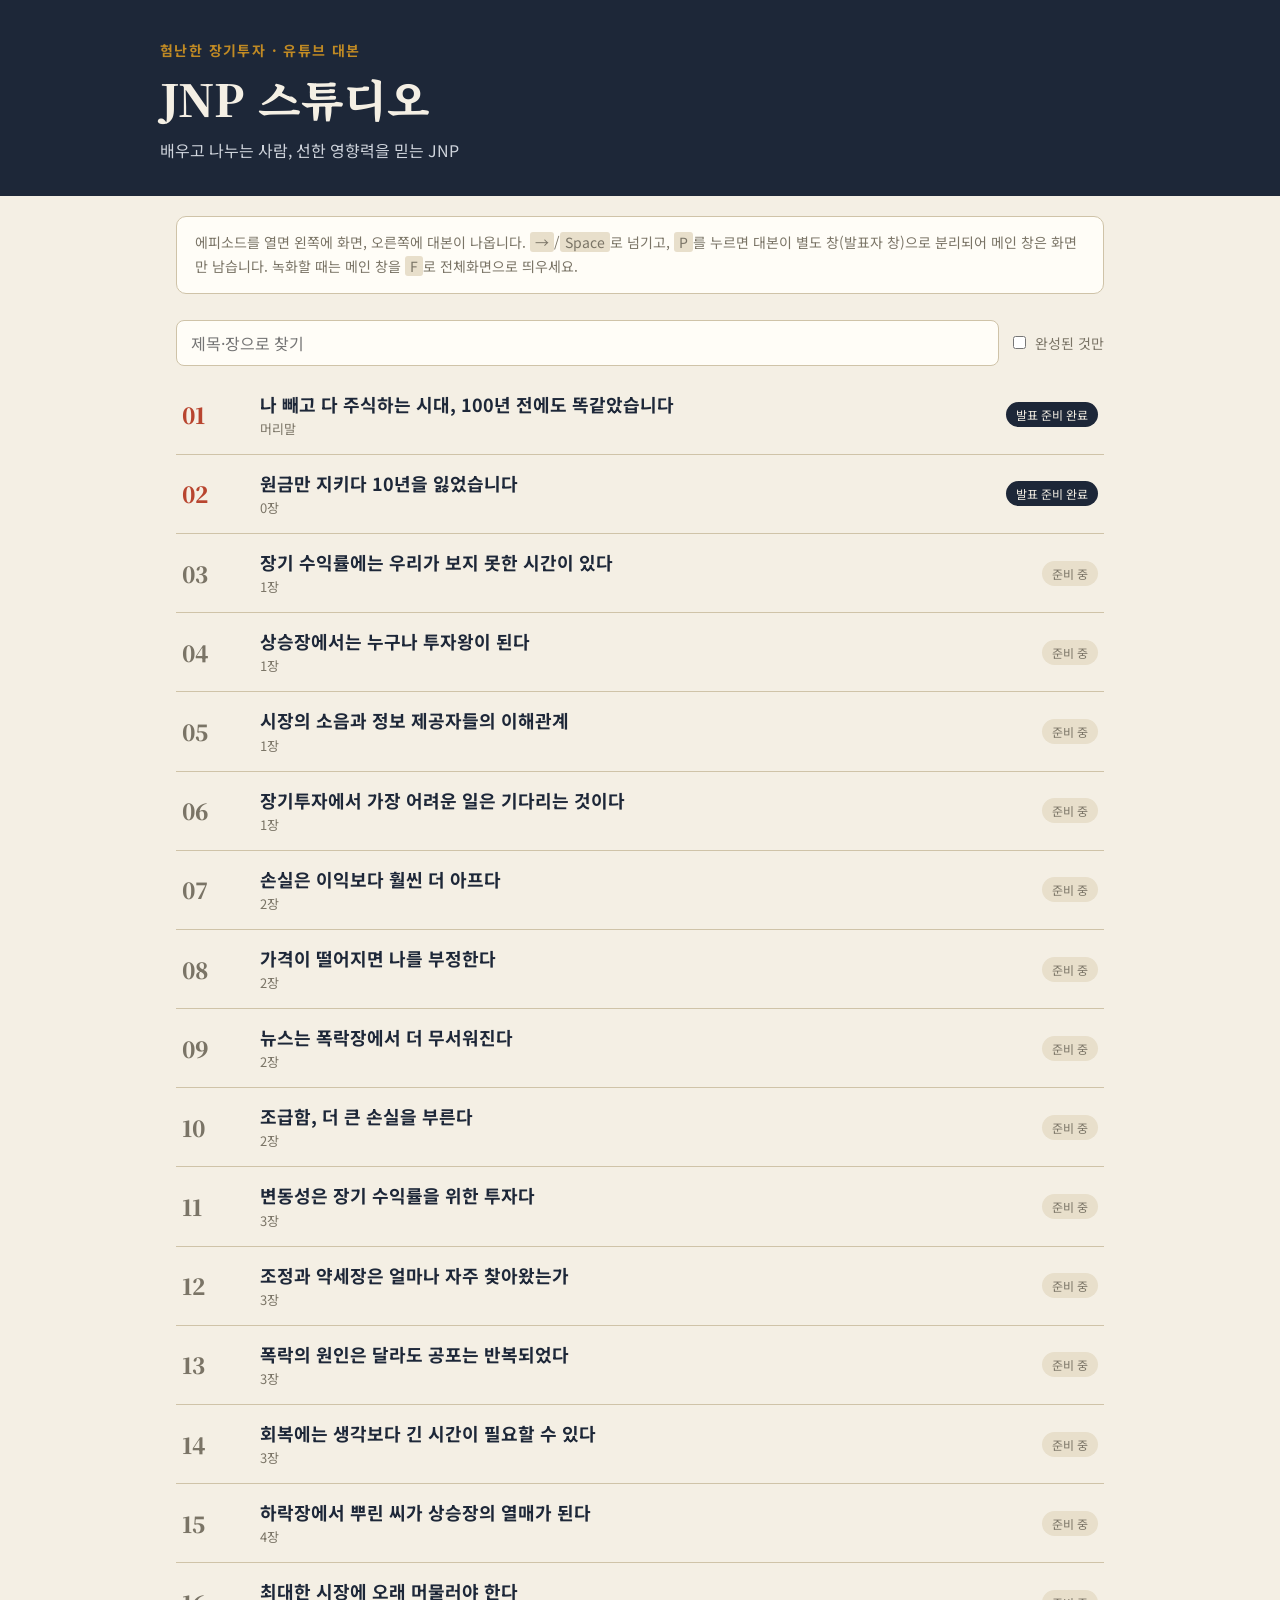
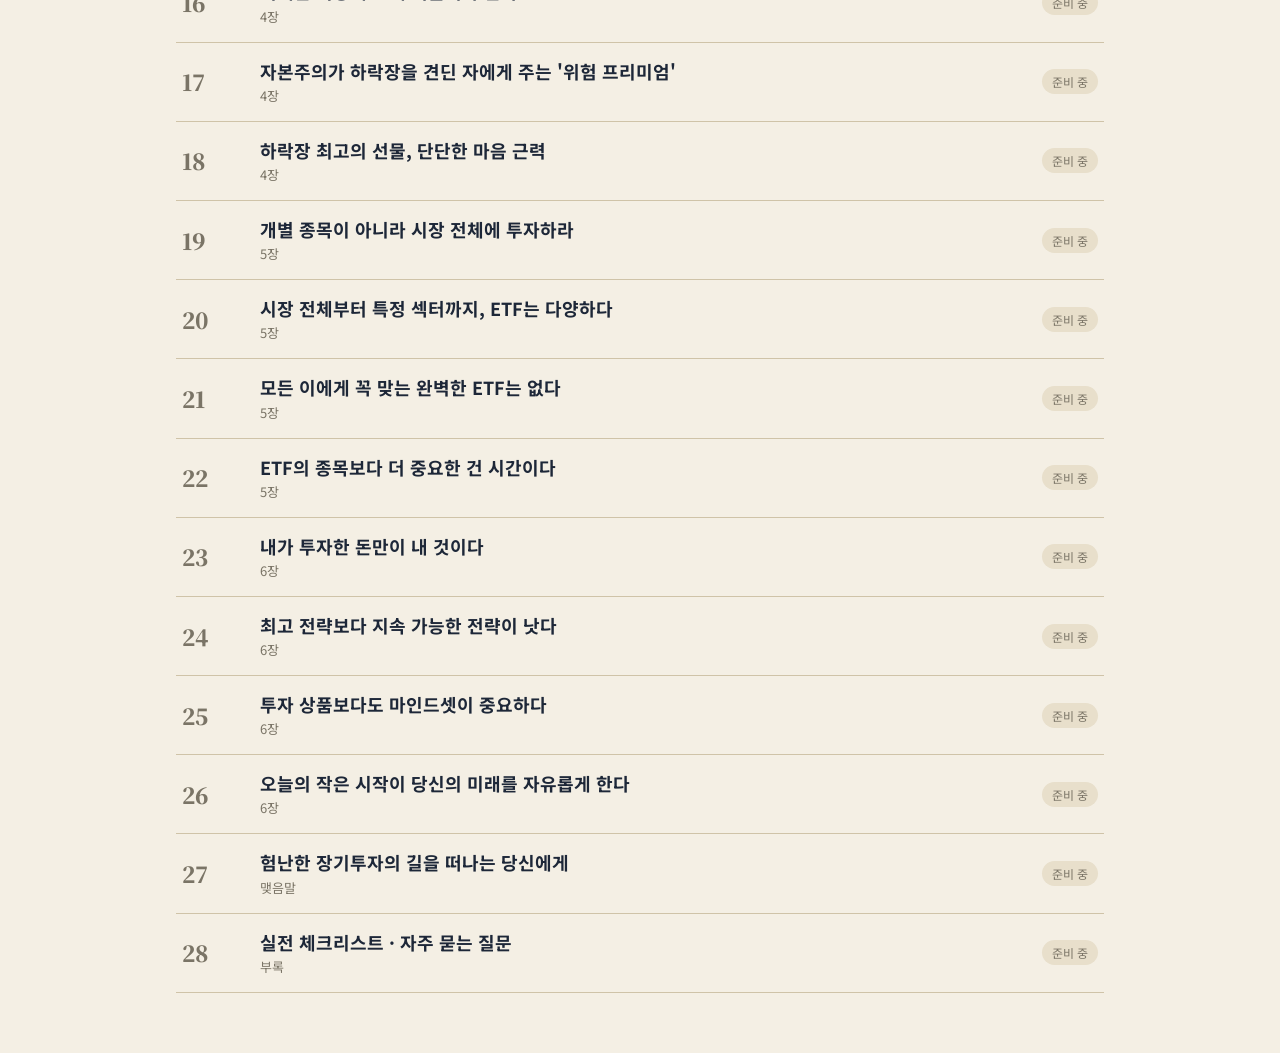
<file: site/index.html>
<!doctype html>
<html lang="ko">
<head>
<meta charset="utf-8">
<meta name="viewport" content="width=device-width, initial-scale=1">
<title>JNP 스튜디오</title>
<link href="https://fonts.googleapis.com/css2?family=Noto+Sans+KR:wght@400;700&family=Noto+Serif+KR:wght@700;900&display=swap" rel="stylesheet">
<style>
  :root { --ink:#1d2738; --paper:#f4efe4; --line:#cfc3a8; --accent:#b8452f; --gold:#c08a24; --muted:#7a7466; }
  * { box-sizing: border-box; }
  body { margin: 0; background: var(--paper); color: var(--ink); font-family: 'Noto Sans KR', 'Malgun Gothic', sans-serif; }
  header { background: var(--ink); color: var(--paper); padding: 40px 16px 34px; }
  .wrap { max-width: 960px; margin: 0 auto; padding: 0 16px; }
  header .wrap { padding: 0; }
  h1 { font-family: 'Noto Serif KR', serif; font-weight: 900; font-size: clamp(30px, 5vw, 44px); margin: 6px 0 8px; }
  header p { margin: 0; color: #cfd4dc; }
  .kicker { color: var(--gold); font-weight: 700; letter-spacing: .1em; font-size: 14px; }
  .filter { margin: 26px 0 10px; display: flex; gap: 10px; flex-wrap: wrap; }
  .filter input[type=search] { flex: 1; min-width: 200px; padding: 10px 14px; border: 1px solid var(--line); border-radius: 8px; font: inherit; background: #fffdf7; }
  .filter label { display: flex; gap: 6px; align-items: center; font-size: 14px; color: var(--muted); }
  ul { list-style: none; padding: 0; margin: 0 0 60px; }
  li { display: grid; grid-template-columns: 64px 1fr auto; gap: 14px; align-items: center; padding: 16px 6px; border-bottom: 1px solid var(--line); }
  li .no { font-family: 'Noto Serif KR', serif; font-weight: 900; font-size: 22px; color: var(--muted); }
  li .t { font-weight: 700; font-size: 18px; line-height: 1.4; }
  li .s { font-size: 13px; color: var(--muted); margin-top: 2px; }
  li.ready .no { color: var(--accent); }
  li a.t { color: var(--ink); text-decoration: none; }
  li a.t:hover { text-decoration: underline; }
  .badge { font-size: 12px; padding: 4px 10px; border-radius: 999px; background: #e8dfcb; color: var(--muted); white-space: nowrap; }
  li.ready .badge { background: var(--ink); color: var(--paper); }
  .help { font-size: 14px; color: var(--muted); line-height: 1.7; background: #fffdf7; border: 1px solid var(--line); border-radius: 10px; padding: 14px 18px; margin: 20px 0; }
  kbd { background: #e8dfcb; border-radius: 3px; padding: 0 5px; font-family: inherit; }
  @media (max-width: 560px) { li { grid-template-columns: 44px 1fr; } li .badge { grid-column: 2; justify-self: start; } }
</style>
</head>
<body>
<header>
  <div class="wrap">
    <div class="kicker">험난한 장기투자 · 유튜브 대본</div>
    <h1>JNP 스튜디오</h1>
    <p>배우고 나누는 사람, 선한 영향력을 믿는 JNP</p>
  </div>
</header>
<main class="wrap">
  <div class="help">
    에피소드를 열면 왼쪽에 화면, 오른쪽에 대본이 나옵니다.
    <kbd>→</kbd>/<kbd>Space</kbd>로 넘기고, <kbd>P</kbd>를 누르면 대본이 별도 창(발표자 창)으로 분리되어 메인 창은 화면만 남습니다. 녹화할 때는 메인 창을 <kbd>F</kbd>로 전체화면으로 띄우세요.
  </div>
  <div class="filter">
    <input id="q" type="search" placeholder="제목·장으로 찾기">
    <label><input id="readyOnly" type="checkbox"> 완성된 것만</label>
  </div>
  <ul id="list"></ul>
</main>
<script src="episodes.js"></script>
<script>
  const list = document.getElementById('list'), q = document.getElementById('q'), readyOnly = document.getElementById('readyOnly');
  function draw() {
    const term = q.value.trim();
    list.innerHTML = '';
    for (const ep of window.EPISODES) {
      if (readyOnly.checked && !ep.file) continue;
      if (term && !(ep.title + ep.source).includes(term)) continue;
      const li = document.createElement('li');
      li.className = ep.file ? 'ready' : '';
      const no = String(ep.no).padStart(2, '0');
      const title = ep.file ? `<a class="t" href="${ep.file}">${ep.title}</a>` : `<div class="t">${ep.title}</div>`;
      li.innerHTML = `<div class="no">${no}</div><div>${title}<div class="s">${ep.source}</div></div><span class="badge">${ep.file ? '발표 준비 완료' : '준비 중'}</span>`;
      list.appendChild(li);
    }
  }
  q.addEventListener('input', draw);
  readyOnly.addEventListener('change', draw);
  draw();
</script>
</body>
</html>
</file>
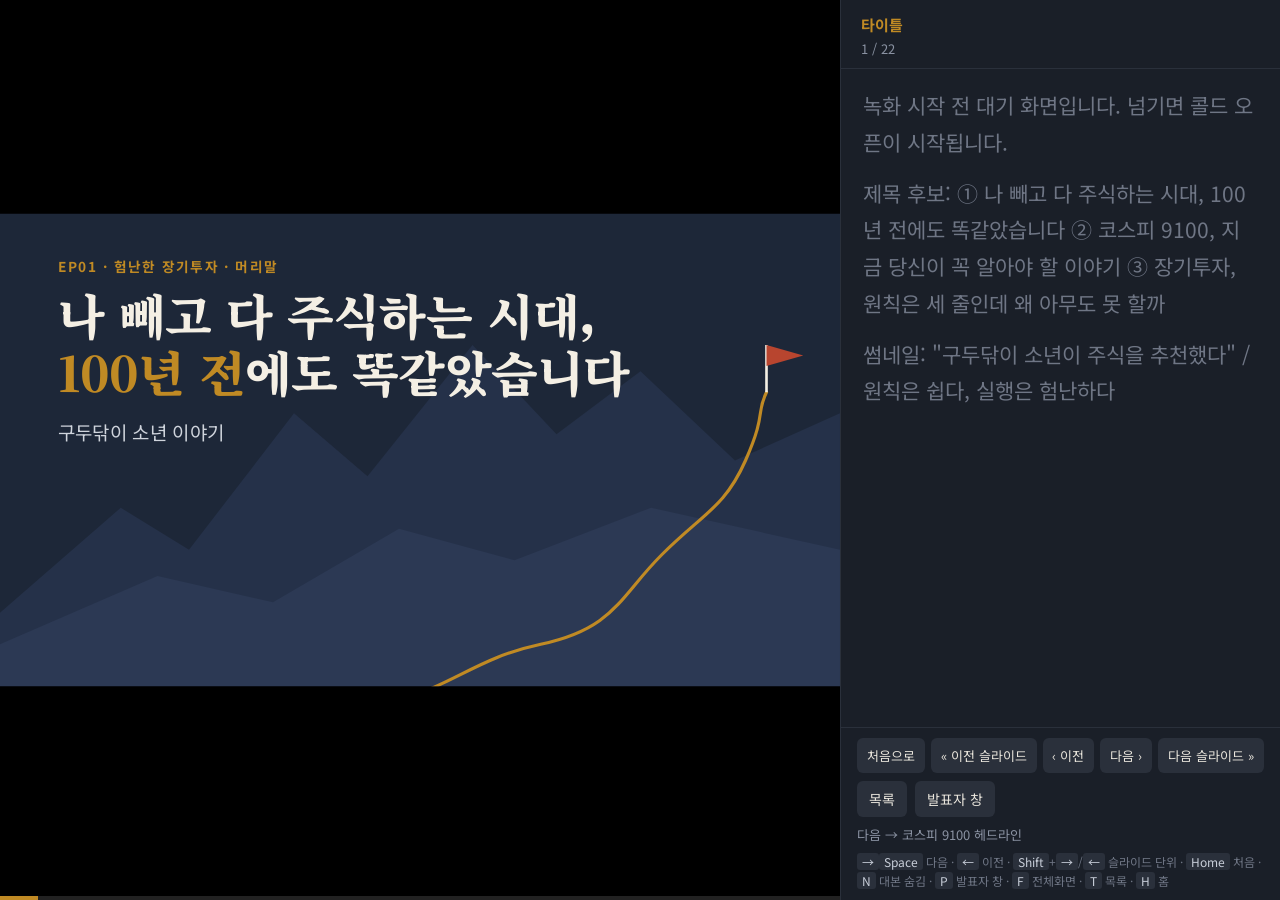
<file: site/episodes/ep01.html>
<!doctype html>
<html lang="ko">
<head>
<meta charset="utf-8">
<meta name="viewport" content="width=device-width, initial-scale=1">
<title>EP01 · 나 빼고 다 주식하는 시대</title>
<link rel="preconnect" href="https://fonts.googleapis.com">
<link href="https://fonts.googleapis.com/css2?family=Noto+Sans+KR:wght@400;500;700;900&family=Noto+Serif+KR:wght@600;700;800;900&display=swap" rel="stylesheet">
<link rel="stylesheet" href="../assets/deck.css">
<style>
  /* EP01 전용 */
  .news { position: absolute; width: 640px; background: #fff; border: 1px solid #d9d3c4; border-radius: 10px; padding: 26px 30px;
          box-shadow: 0 14px 34px rgba(0,0,0,.14); transform: rotate(var(--r)); }
  .news small { display: block; font-size: 18px; color: #8a8576; margin-bottom: 8px; }
  .news b { font-size: 36px; line-height: 1.35; font-family: var(--serif); }
  .slide.active .news { animation: drop .55s cubic-bezier(.2,.9,.3,1.2) both; animation-delay: calc(var(--d) * 1s); }
  @keyframes drop { from { opacity: 0; transform: translateY(-60px) rotate(var(--r)) scale(1.12); } to { opacity: 1; transform: rotate(var(--r)); } }
  .kospi { position: absolute; left: 50%; top: 50%; translate: -50% -50%; background: var(--ink); color: #fff; border-radius: 18px;
           padding: 30px 70px; text-align: center; box-shadow: 0 30px 60px rgba(0,0,0,.35); }
  .kospi span { font-size: 34px; letter-spacing: .2em; color: #c9cfda; }
  .kospi b { display: block; font-size: 190px; line-height: 1; font-weight: 900; color: #ff5a4e; font-variant-numeric: tabular-nums; }
  .kospi i { font-style: normal; font-size: 30px; color: #ff8a80; }
  .bubble { position: relative; background: #fff; border: 3px solid var(--ink); border-radius: 26px; padding: 26px 36px; font-size: 38px; font-weight: 700; line-height: 1.45; }
  .bubble.think { border-style: dashed; background: #fffaf0; }
  .bubble.me { background: var(--ink); color: var(--paper); }
  .sepia-frame { filter: sepia(.25) contrast(1.02); border: 10px solid #fffaf0; box-shadow: 0 16px 40px rgba(59,42,26,.25); }
  .acct { background: #fff; border-radius: 22px; border: 1px solid #ddd; padding: 30px 34px; font-size: 28px; color: #222; }
  .acct .total { font-size: 76px; font-weight: 900; color: var(--down); letter-spacing: -.02em; }
  .acct table { width: 100%; border-collapse: collapse; margin-top: 18px; }
  .acct td { padding: 12px 0; border-top: 1px solid #eee; } .acct td:last-child { text-align: right; color: var(--down); font-weight: 700; }
  .road li { margin: 0 0 34px; font-size: 44px; font-weight: 700; display: flex; gap: 28px; align-items: center; }
  .road li b { flex: none; width: 76px; height: 76px; border-radius: 50%; background: var(--ink); color: var(--paper); display: grid; place-items: center; font-size: 38px; }
  .cost { display: inline-block; margin: 0 12px; padding: 18px 34px; border: 3px solid var(--accent); border-radius: 14px; font-size: 44px; font-weight: 800; color: var(--accent); }
  .who { text-align: center; } .who svg { width: 200px; height: 200px; } .who h3 { font-size: 40px; margin: 18px 0 8px; } .who p { font-size: 26px; color: var(--muted); margin: 0; line-height: 1.5; }
  .sum li { font-size: 42px; line-height: 1.5; margin-bottom: 26px; font-weight: 500; }
  .sum li b { color: var(--accent); }
</style>
</head>
<body>
<div class="app">
  <div class="viewport">
    <div class="deck" data-home="../index.html">

<!-- 1. 타이틀 -->
<section class="slide dark" data-section="타이틀" data-title="EP01 타이틀">
  <svg viewBox="0 0 1600 900" style="position:absolute;inset:0" aria-hidden="true">
    <path d="M0,760 L230,560 L360,640 L560,380 L700,500 L900,250 L1060,420 L1220,300 L1400,470 L1600,380 L1600,900 L0,900Z" fill="#253149"/>
    <path d="M0,820 L300,690 L520,740 L760,600 L980,660 L1240,560 L1600,640 L1600,900 L0,900Z" fill="#2c3954"/>
    <g transform="translate(560,90)"><path class="draw" style="--len:1500;--dur:3s" d="M120,860 C300,820 330,760 470,730 S620,640 700,560 S820,470 860,380 S880,290 900,250" fill="none" stroke="#c08a24" stroke-width="6" stroke-dasharray="14 14" stroke-linecap="round"/>
    <g class="auto" style="--d:2.6"><line x1="900" y1="250" x2="900" y2="160" stroke="#f4efe4" stroke-width="5"/><path d="M900,160 L970,180 L900,200Z" fill="#b8452f"/></g></g>
  </svg>
  <div style="position:relative">
    <div class="kicker">EP01 · 험난한 장기투자 · 머리말</div>
    <h1 class="h1">나 빼고 다 주식하는 시대,<br><span class="em">100년 전</span>에도 똑같았습니다</h1>
    <p class="lead" style="margin-top:30px">구두닦이 소년 이야기</p>
  </div>
  <aside class="notes">
    <p class="muted">녹화 시작 전 대기 화면입니다. 넘기면 콜드 오픈이 시작됩니다.</p>
    <p class="muted">제목 후보: ① 나 빼고 다 주식하는 시대, 100년 전에도 똑같았습니다 ② 코스피 9100, 지금 당신이 꼭 알아야 할 이야기 ③ 장기투자, 원칙은 세 줄인데 왜 아무도 못 할까</p>
    <p class="muted">썸네일: "구두닦이 소년이 주식을 추천했다" / 원칙은 쉽다, 실행은 험난하다</p>
  </aside>
</section>

<!-- 2. 콜드 오픈: 뉴스 헤드라인 -->
<section class="slide" data-section="콜드 오픈" data-title="코스피 9100 헤드라인">
  <div class="news" style="left:90px;top:70px;--r:-4deg;--d:.1"><small>경제 · 속보</small><b>코스피, 사상 첫 9,100 돌파</b></div>
  <div class="news" style="left:820px;top:90px;--r:3deg;--d:.5"><small>증권</small><b>삼성전자·SK하이닉스, 연일 신고가 행진</b></div>
  <div class="news" style="left:200px;top:330px;--r:2deg;--d:.9"><small>사회</small><b>"나만 빼고 다 주식" 신규 계좌 폭증</b></div>
  <div class="news" style="left:860px;top:360px;--r:-3deg;--d:1.3"><small>마켓</small><b>개인 순매수, 역대 최대 기록</b></div>
  <div class="news" style="left:420px;top:580px;--r:-1.5deg;--d:1.7"><small>오피니언</small><b>바야흐로 '대주식 시대'가 열렸다</b></div>
  <div class="kospi step pop"><span>KOSPI</span><b>9,100</b><i>▲ 사상 최고치</i></div>
  <div class="step" style="position:absolute;left:0;right:0;bottom:60px;text-align:center">
    <span class="bubble" style="display:inline-block;font-size:46px">자고 일어났더니 나 빼고 다 주식 하더라.</span>
  </div>
  <div class="foot-note">헤드라인은 연출용 예시</div>
  <aside class="notes">
    <p class="warn">확인 필요: 녹화 시점의 코스피 지수로 숫자를 바꾸세요. 실제 기사 캡처로 교체해도 좋습니다.</p>
    <p class="cue" data-step="1">▶ 클릭 1: KOSPI 9,100</p>
    <p>코스피 9100.<br>네, 사상 최고치입니다. 삼성전자, SK하이닉스가 앞에서 끌고요, 뉴스만 틀면 연일 신기록이라고 합니다.</p>
    <p>요즘 이런 말 들어보셨죠?</p>
    <p class="cue" data-step="2">▶ 클릭 2: 말풍선</p>
    <p>"자고 일어났더니 나 빼고 다 주식 하더라."</p>
    <p>회사에서도, 단톡방에서도, 명절에 친척들 모여도 다 주식 이야기입니다.<br>그런데 말입니다.</p>
  </aside>
</section>

<!-- 3. 1920년대 뉴욕 거리 -->
<section class="slide sepia center" data-section="콜드 오픈" data-title="1920년대 뉴욕, 구두닦이 소년">
  <svg class="sepia-frame auto" viewBox="0 0 1300 620" width="1300" height="620" aria-label="1920년대 뉴욕 거리에서 구두를 닦는 소년 일러스트">
    <rect width="1300" height="620" fill="#e9d9b6"/>
    <g fill="#c9b089">
      <rect x="20" y="40" width="200" height="420"/><rect x="240" y="90" width="160" height="370"/><rect x="900" y="20" width="180" height="440"/><rect x="1100" y="80" width="190" height="380"/>
    </g>
    <g fill="#b39a72">
      <rect x="430" y="0" width="440" height="460"/>
    </g>
    <g fill="#e9d9b6" opacity=".55">
      <rect x="460" y="40" width="50" height="70"/><rect x="540" y="40" width="50" height="70"/><rect x="620" y="40" width="50" height="70"/><rect x="700" y="40" width="50" height="70"/><rect x="780" y="40" width="50" height="70"/>
      <rect x="460" y="150" width="50" height="70"/><rect x="540" y="150" width="50" height="70"/><rect x="620" y="150" width="50" height="70"/><rect x="700" y="150" width="50" height="70"/><rect x="780" y="150" width="50" height="70"/>
      <rect x="50" y="80" width="40" height="55"/><rect x="130" y="80" width="40" height="55"/><rect x="50" y="170" width="40" height="55"/><rect x="130" y="170" width="40" height="55"/>
      <rect x="930" y="60" width="40" height="55"/><rect x="1010" y="60" width="40" height="55"/><rect x="930" y="150" width="40" height="55"/><rect x="1010" y="150" width="40" height="55"/>
    </g>
    <rect x="430" y="250" width="440" height="40" fill="#6e5536"/>
    <text x="650" y="279" text-anchor="middle" font-size="24" font-weight="700" fill="#efe2c6" letter-spacing="6">STOCKS · BONDS · BROKERS</text>
    <rect y="460" width="1300" height="160" fill="#d8c49c"/>
    <!-- 신사: 의자에 앉아 신문을 든 모습 -->
    <g fill="#3b2a1a">
      <rect x="760" y="330" width="120" height="16"/><rect x="770" y="346" width="12" height="130"/><rect x="860" y="346" width="12" height="130"/>
      <circle cx="815" cy="215" r="30"/><rect x="782" y="170" width="66" height="22" rx="4"/><rect x="770" y="188" width="90" height="8" rx="3"/>
      <path d="M778,248 Q815,236 852,248 L870,335 L760,335Z"/>
      <path d="M770,335 L700,345 L690,420 L712,420 L718,365 L790,350Z"/>
      <rect x="672" y="414" width="44" height="16" rx="6"/>
    </g>
    <rect x="840" y="250" width="90" height="110" fill="#efe2c6" stroke="#3b2a1a" stroke-width="3" transform="rotate(8 885 305)"/>
    <g stroke="#6e5536" stroke-width="3" transform="rotate(8 885 305)"><line x1="852" y1="272" x2="918" y2="272"/><line x1="852" y1="290" x2="918" y2="290"/><line x1="852" y1="308" x2="905" y2="308"/></g>
    <!-- 소년: 무릎 꿇고 구두를 닦는 모습 -->
    <g fill="#3b2a1a">
      <circle cx="610" cy="352" r="24"/><path d="M584,342 Q610,318 636,342 L646,346 L584,346Z"/>
      <path d="M592,376 Q615,368 640,380 L660,430 L630,470 L586,470 L580,420Z"/>
      <path d="M640,392 L690,412 L686,424 L636,410Z"/>
      <rect x="560" y="455" width="110" height="20" rx="4"/>
    </g>
    <rect x="600" y="470" width="120" height="44" fill="#6e5536"/><text x="660" y="500" text-anchor="middle" font-size="20" font-weight="700" fill="#efe2c6">SHINE 5¢</text>
    <text x="40" y="590" font-size="30" font-weight="700" fill="#6e5536">NEW YORK, 1929</text>
  </svg>
  <p class="lead step" style="margin-top:34px;color:#3b2a1a;font-family:var(--serif);font-weight:700">100년 전 뉴욕, 똑같은 풍경</p>
  <aside class="notes">
    <p>지금으로부터 딱 100년 전, 미국에서도 똑같은 풍경이 있었습니다.</p>
    <p class="cue" data-step="1">▶ 클릭 1: 자막</p>
    <p>그리고 그 풍경을 보고 누군가는 전 재산을 지켰고, 누군가는 전 재산을 잃었습니다.<br>오늘은 그 이야기로 시작해 보겠습니다.</p>
  </aside>
</section>

<!-- 4. 오프닝 인사 -->
<section class="slide dark center" data-section="오프닝 인사" data-title="배우고 나누는 사람 JNP">
  <svg class="auto" viewBox="0 0 200 200" width="200" height="200" aria-hidden="true" style="margin-bottom:30px">
    <circle cx="100" cy="100" r="94" fill="none" stroke="#c08a24" stroke-width="6"/>
    <path d="M40,138 L80,92 L102,112 L130,72 L160,138Z" fill="#c08a24"/>
    <path d="M58,150 C80,138 100,140 112,124 S136,96 130,72" fill="none" stroke="#f4efe4" stroke-width="5" stroke-dasharray="8 7"/>
  </svg>
  <div class="auto" style="--d:.3;font-size:34px;color:#cfd4dc;letter-spacing:.06em">배운 것은 나누고, 나눈 것은 세상을 바꾼다</div>
  <h1 class="h1 auto" style="--d:.6;font-size:120px;margin-top:20px">JNP</h1>
  <div class="auto" style="--d:.9;font-size:40px;margin-top:14px">배우고 나누는 사람 · <span class="em">선한 영향력을 믿습니다</span></div>
  <aside class="notes">
    <p>배운 것은 나누고, 나눈 것은 세상을 바꾼다고 믿습니다.</p>
    <p><strong>안녕하세요. 배우고 나누는 사람, 선한 영향력을 믿는 JNP입니다.</strong></p>
  </aside>
</section>

<!-- 5. 원피스 패러디 -->
<section class="slide dark" data-section="본론 1. 대해적 시대, 그리고 대주식 시대" data-title="해적왕의 처형대">
  <img src="../assets/img/ep01/roger-execution.jpg" alt="원피스 골 D. 로저 처형 장면" style="position:absolute;inset:0;width:100%;height:100%;object-fit:cover;object-position:70% 30%">
  <div style="position:absolute;inset:0;background:linear-gradient(90deg,rgba(15,10,16,.92) 0%,rgba(15,10,16,.75) 45%,rgba(15,10,16,0) 75%)"></div>
  <div style="position:relative;max-width:900px">
    <div class="kicker" style="color:#f6d27a">대해적 시대의 개막</div>
    <p class="quote auto" style="--d:.4;color:#fff;font-size:56px;text-shadow:0 2px 12px rgba(0,0,0,.6)">내 보물? 원한다면 주지.<br>찾아봐라. 이 세상 모든 것을<br>거기에 두고 왔다.</p>
    <p class="step" style="font-size:36px;color:#f4efe4;margin-top:30px">처형식 → <b style="color:#f6d27a">대해적 시대의 개막식</b></p>
  </div>
  <div class="foot-note" style="color:#cfd4dc">ⓒ 오다 에이치로 / 슈에이샤, 토에이 애니메이션</div>
  <aside class="notes">
    <p>혹시 만화 원피스 아시나요?<br>해적왕 골 D. 로저가 처형대에 올라서 이런 말을 남깁니다.<br>"내 보물? 원한다면 주지. 찾아봐라. 이 세상 모든 것을 거기에 두고 왔다."</p>
    <p class="cue" data-step="1">▶ 클릭 1: 처형식 → 개막식</p>
    <p>이 한마디 때문에 어떻게 됐냐면요.<br>해적왕의 처형식이 오히려 대해적 시대의 개막식이 되어 버립니다.<br>전 세계 사람들이 너도나도 바다로 뛰어들죠.</p>
  </aside>
</section>

<!-- 6. 대주식 시대 -->
<section class="slide center" data-section="본론 1. 대해적 시대, 그리고 대주식 시대" data-title="대해적 시대 → 대주식 시대">
  <div class="row" style="align-items:center;gap:60px">
    <div class="auto" style="font-family:var(--serif);font-size:84px;font-weight:900;color:var(--muted)">대<span style="text-decoration:line-through;text-decoration-thickness:6px">해적</span> 시대</div>
    <svg class="auto" style="--d:.5" width="140" height="60" viewBox="0 0 140 60" aria-hidden="true"><path d="M0,30 H120 M95,8 L125,30 L95,52" fill="none" stroke="#b8452f" stroke-width="8" stroke-linecap="round" stroke-linejoin="round"/></svg>
    <div class="auto" style="--d:.8;font-family:var(--serif);font-size:110px;font-weight:900">대<span class="em">주식</span> 시대</div>
  </div>
  <svg class="step" viewBox="0 0 1400 160" width="1400" height="160" style="margin-top:60px" aria-hidden="true">
    <path d="M0,90 Q70,40 140,90 T280,90 T420,90 T560,90 T700,90 T840,90 T980,90 T1120,90 T1260,90 T1400,90" fill="none" stroke="#2a62c9" stroke-width="6" opacity=".55"/>
    <path d="M0,120 Q70,70 140,120 T280,120 T420,120 T560,120 T700,120 T840,120 T980,120 T1120,120 T1260,120 T1400,120" fill="none" stroke="#2a62c9" stroke-width="6" opacity=".3"/>
    <text x="700" y="40" text-anchor="middle" font-size="34" font-weight="700" fill="#3a4558">너도나도 '주식 시장'이라는 바다로</text>
  </svg>
  <aside class="notes">
    <p>자, 지금 대한민국이 딱 이렇습니다.</p>
    <p class="cue" data-step="1">▶ 클릭 1: 바다</p>
    <p>코스피 사상 최고치라는 한마디에 너도나도 주식 시장이라는 바다로 뛰어들고 있습니다.<br>네. 바야흐로 <strong>대주식 시대</strong>가 열렸다고 해도 과언이 아닙니다.</p>
  </aside>
</section>

<!-- 7. 신규 계좌 급증 -->
<section class="slide" data-section="본론 1. 대해적 시대, 그리고 대주식 시대" data-title="신규 계좌 급증">
  <div class="kicker">지금 대한민국</div>
  <h2 class="h2">주식 계좌, <span class="up">역대급</span>으로 늘고 있다</h2>
  <div class="row" style="flex:1;align-items:flex-end">
    <svg viewBox="0 0 900 480" width="900" height="480" aria-label="주식거래 활동계좌 수 추이">
      <line x1="40" y1="420" x2="880" y2="420" stroke="#cfc3a8" stroke-width="3"/><rect class="auto" style="--d:0.10" x="90" y="238" width="140" height="182" fill="#c9b089"/><text class="auto" style="--d:0.20" x="160" y="224" text-anchor="middle" font-size="28" font-weight="700" fill="#3a4558">6,004만</text><text x="160" y="458" text-anchor="middle" font-size="24" fill="#7a7466">2022.2</text><rect class="auto" style="--d:0.28" x="290" y="145" width="140" height="275" fill="#c9b089"/><text class="auto" style="--d:0.38" x="360" y="131" text-anchor="middle" font-size="28" font-weight="700" fill="#3a4558">9,098만</text><text x="360" y="458" text-anchor="middle" font-size="24" fill="#7a7466">2025.6</text><rect class="auto" style="--d:0.46" x="490" y="122" width="140" height="298" fill="#c9b089"/><text class="auto" style="--d:0.56" x="560" y="108" text-anchor="middle" font-size="28" font-weight="700" fill="#3a4558">9,829만</text><text x="560" y="458" text-anchor="middle" font-size="24" fill="#7a7466">2025.12</text><rect class="auto" style="--d:0.64" x="690" y="90" width="140" height="330" fill="#d0342c"/><text class="auto" style="--d:0.74" x="760" y="76" text-anchor="middle" font-size="28" font-weight="900" fill="#d0342c">1억 900만</text><text x="760" y="458" text-anchor="middle" font-size="24" fill="#7a7466">2026.6</text>
    </svg>
    <div class="card step" style="flex:1">
      <div class="small">2026.6.26 기준 · 금융투자협회</div>
      <div style="font-size:36px;font-weight:800;line-height:1.4;margin-top:10px">주식거래 활동계좌<br><span class="up" style="font-size:60px;white-space:nowrap">1억 900만 개</span></div>
      <div style="font-size:26px;margin-top:14px;color:var(--ink-soft)">1년 만에 <b class="up">+1,802만 개</b> (+19.8%)<br>2026.1.29 사상 첫 1억 개 돌파</div>
    </div>
  </div>
  <div class="foot-note">출처: 금융투자협회 (예탁자산 10만 원 이상 · 6개월 내 거래 1회 이상 계좌)</div>
  <aside class="notes">
    <p class="warn">수치는 2026.6.26 기준(금융투자협회, 한국경제 2026.6.29 보도)입니다. 녹화 직전 금투협 통계로 최신 값을 확인하세요.</p>
    <p class="cue" data-step="1">▶ 클릭 1: 수치 카드</p>
    <p>자, 여기서 찬물을 끼얹으려는 건 절대 아닙니다.<br>저도 주식 시장에 있는 사람이고요, 오르면 좋습니다. 당연히 좋죠.</p>
    <p>그런데 이 풍경을 보면 자꾸 떠오르는 이야기가 하나 있습니다.</p>
  </aside>
</section>

<!-- 8. 조셉 케네디 -->
<section class="slide sepia" data-section="본론 2. 구두닦이 소년이 주식을 추천했다" data-title="조셉 케네디와 구두닦이 소년">
  <div class="row" style="flex:1;align-items:center">
    <div style="flex:none;text-align:center">
      <img class="sepia-frame auto" src="../assets/img/ep01/joseph-kennedy.jpg" alt="조셉 P. 케네디 (1938)" style="display:block;width:380px;height:470px;object-fit:cover;object-position:50% 15%">
      <div style="margin-top:20px;font-size:34px;font-weight:800">조셉 P. 케네디</div>
      <div class="small" style="color:#6e5536">존 F. 케네디 대통령의 아버지</div>
      <div style="font-size:16px;color:#9c8360;margin-top:6px">사진: Wide World Photos, 1938 (퍼블릭 도메인)</div>
    </div>
    <div class="col" style="display:flex;flex-direction:column;gap:40px">
      <div class="kicker" style="color:#6e5536">1929년, 대공황 직전</div>
      <div class="step"><div class="small" style="color:#6e5536;margin-bottom:10px">구두닦이 소년</div><div class="bubble">아저씨, 이 종목 사세요. 이거 오릅니다.</div></div>
      <div class="step"><div class="small" style="color:#6e5536;margin-bottom:10px">여러분이라면?</div><div class="bubble" style="background:#fffaf0">"꼬마도 아는 종목이면 진짜 좋은가 보다"</div></div>
      <div class="step"><div class="small" style="color:#6e5536;margin-bottom:10px">케네디의 생각</div><div class="bubble think">시장을 전혀 모르는 사람까지 추천할 정도면,<br><span class="em">거품이 낄 대로 꼈다.</span></div></div>
    </div>
  </div>
  <aside class="notes">
    <p>1920년대 말 미국. 대공황이 터지기 직전입니다.<br>주인공은 조셉 케네디, 나중에 미국 대통령이 되는 존 F. 케네디의 아버지죠.</p>
    <p>이분이 어느 날 길거리에서 구두를 닦고 있었는데요.<br>구두를 닦아 주던 소년이 이렇게 말했다고 합니다.</p>
    <p class="cue" data-step="1">▶ 클릭 1: 소년 말풍선</p>
    <p>"아저씨, 이 종목 사세요. 이거 오릅니다."</p>
    <p class="cue" data-step="2">▶ 클릭 2: 여러분이라면?</p>
    <p>자, 여러분이라면 어떻게 하셨을까요?<br>"오, 꼬마도 아는 종목이면 진짜 좋은가 보다" 하고 사셨을까요?</p>
    <p class="cue" data-step="3">▶ 클릭 3: 케네디의 생각</p>
    <p>케네디는 정반대로 생각했습니다.<br>'시장을 전혀 모르는 사람까지 종목을 추천할 정도면, 이건 거품이 낄 대로 꼈다.'</p>
  </aside>
</section>

<!-- 9. 1929 다우지수 -->
<section class="slide" data-section="본론 2. 구두닦이 소년이 주식을 추천했다" data-title="1929년 다우지수 폭락">
  <div class="kicker">다우존스 산업평균지수 1927–1934</div>
  <h2 class="h2" style="margin-bottom:10px">케네디는 팔았고, <span class="down">대공황</span>이 왔다</h2>
  <svg id="dow" viewBox="0 0 1380 600" width="1380" height="600" aria-label="1927년부터 1934년까지 다우지수 월별 추이"></svg>
  <div class="foot-note">월말 종가 근사치 · 고점/저점은 일간 종가</div>
  <aside class="notes">
    <p class="cue" data-step="1">▶ 클릭 1: "이 무렵 매도" 표시</p>
    <p>그래서 가지고 있던 주식을 전부 팔았다고 전해집니다.</p>
    <p class="cue" data-step="2">▶ 클릭 2: 폭락 −89%</p>
    <p>그리고 얼마 뒤, 그 유명한 대공황이 터집니다. 케네디는 직격탄을 피했고요.</p>
    <p class="muted">(참고: 1929.9.3 고점 381 → 1932.7.8 저점 41, −89%. 고점 회복은 1954년 11월)</p>
    <p>자, 여기까지만 들으면 "아, 고점에서 잘 팔았구나. 타이밍 천재네" 하고 끝나는 이야기인데요.<br>진짜 중요한 건 그다음입니다.</p>
  </aside>
</section>

<!-- 10. 대공황 -->
<section class="slide sepia" data-section="본론 2. 구두닦이 소년이 주식을 추천했다" data-title="대공황: 무료 급식 줄과 빈 거래소">
  <div class="row" style="gap:40px">
    <svg class="sepia-frame auto" viewBox="0 0 680 420" width="680" height="420" aria-label="무료 급식을 기다리는 사람들의 줄">
      <rect width="680" height="420" fill="#e2cfa8"/>
      <rect y="0" width="680" height="300" fill="#c9b089"/>
      <rect x="40" y="40" width="600" height="70" fill="#3b2a1a"/>
      <text x="340" y="88" text-anchor="middle" font-size="36" font-weight="900" fill="#efe2c6" letter-spacing="4">FREE SOUP</text>
      <g fill="#3b2a1a">
        <g transform="translate(60,0)"><circle cx="0" cy="210" r="20"/><rect x="-26" y="186" width="52" height="8"/><path d="M-26,232 L26,232 L32,380 L-32,380Z"/></g>
        <g transform="translate(130,6)"><circle cx="0" cy="210" r="20"/><rect x="-24" y="186" width="48" height="8"/><path d="M-26,232 L26,232 L30,374 L-30,374Z"/></g>
        <g transform="translate(200,-4)"><circle cx="0" cy="210" r="21"/><rect x="-27" y="184" width="54" height="9"/><path d="M-27,232 L27,232 L33,384 L-33,384Z"/></g>
        <g transform="translate(270,4)"><circle cx="0" cy="210" r="19"/><rect x="-24" y="187" width="48" height="8"/><path d="M-25,232 L25,232 L30,376 L-30,376Z"/></g>
        <g transform="translate(340,0)"><circle cx="0" cy="210" r="20"/><rect x="-26" y="186" width="52" height="8"/><path d="M-26,232 L26,232 L32,380 L-32,380Z"/></g>
        <g transform="translate(410,8)"><circle cx="0" cy="210" r="19"/><rect x="-24" y="187" width="48" height="8"/><path d="M-25,232 L25,232 L30,372 L-30,372Z"/></g>
        <g transform="translate(480,-2)"><circle cx="0" cy="210" r="20"/><rect x="-26" y="186" width="52" height="8"/><path d="M-26,232 L26,232 L32,382 L-32,382Z"/></g>
        <g transform="translate(550,4)"><circle cx="0" cy="210" r="20"/><rect x="-26" y="186" width="52" height="8"/><path d="M-26,232 L26,232 L32,376 L-32,376Z"/></g>
        <g transform="translate(620,0)"><circle cx="0" cy="210" r="20"/><rect x="-26" y="186" width="52" height="8"/><path d="M-26,232 L26,232 L32,380 L-32,380Z"/></g>
      </g>
    </svg>
    <svg class="sepia-frame auto" style="--d:.3" viewBox="0 0 600 420" width="600" height="420" aria-label="텅 빈 증권거래소">
      <rect width="600" height="420" fill="#e2cfa8"/>
      <path d="M40,120 L300,40 L560,120Z" fill="#b39a72"/>
      <rect x="40" y="120" width="520" height="34" fill="#9c8360"/>
      <text x="300" y="145" text-anchor="middle" font-size="22" font-weight="900" fill="#efe2c6" letter-spacing="5">STOCK EXCHANGE</text>
      <g fill="#c9b089"><rect x="70" y="154" width="34" height="200"/><rect x="160" y="154" width="34" height="200"/><rect x="250" y="154" width="34" height="200"/><rect x="316" y="154" width="34" height="200"/><rect x="406" y="154" width="34" height="200"/><rect x="496" y="154" width="34" height="200"/></g>
      <rect x="20" y="354" width="560" height="22" fill="#9c8360"/><rect x="0" y="376" width="600" height="44" fill="#8a7252"/>
      <g fill="#efe2c6" opacity=".8"><rect x="200" y="392" width="26" height="16" transform="rotate(-15 213 400)"/><rect x="380" y="388" width="24" height="16" transform="rotate(20 392 396)"/></g>
    </svg>
  </div>
  <p class="lead serif" style="color:#3b2a1a;font-weight:700;margin:30px 0 10px">아무도 주식 이야기를 꺼내지 않던 시절</p>
  <div class="row step" style="gap:20px;align-items:center">
    <span style="font-size:32px;font-weight:800">그때 케네디가 조용히 산 것 →</span>
    <span class="chip" style="font-size:30px;background:#3b2a1a">부동산</span>
    <span class="chip" style="font-size:30px;background:#3b2a1a">주류 사업</span>
    <span class="chip" style="font-size:30px;background:#3b2a1a">우량 기업 지분</span>
  </div>
  <aside class="notes">
    <p>대공황이 최악으로 치닫던 시기, 시장은 완전히 초토화됐습니다.<br>아무도 주식 이야기를 안 합니다. 꺼내기만 해도 욕먹는 분위기죠.</p>
    <p class="cue" data-step="1">▶ 클릭 1: 케네디가 산 것</p>
    <p>바로 그때, 케네디는 조용히 사기 시작합니다.<br>헐값에 나온 부동산, 주류 사업, 그리고 우량 기업의 지분까지요.</p>
    <p>그렇게 쌓은 부가 얼마나 컸냐면요.<br>훗날 아들이 미국 대통령이 되는 발판이 됐을 정도입니다.</p>
  </aside>
</section>

<!-- 11. 큰 자막 -->
<section class="slide dark center" data-section="본론 2. 구두닦이 소년이 주식을 추천했다" data-title="부의 결정적 순간">
  <div class="kicker">부의 결정적 순간</div>
  <div class="auto" style="--d:.2;font-size:52px;color:#8b93a3;font-family:var(--serif);font-weight:700">
    <span class="strike">모두가 환호하던 호황기<span class="strike-line step"></span></span>
  </div>
  <h1 class="h1 step" style="margin-top:40px;font-size:104px">모두가 도망치던<br><span class="em">공포의 한복판</span></h1>
  <aside class="notes">
    <p>그러니까 뭐냐?</p>
    <p class="cue" data-step="1">▶ 클릭 1: 호황기에 취소선</p>
    <p>케네디가 부자가 된 결정적인 순간은 모두가 환호하던 호황기가 아니었습니다.</p>
    <p class="cue" data-step="2">▶ 클릭 2: 공포의 한복판</p>
    <p><strong>모두가 도망치던 공포의 한복판</strong>이었다는 겁니다.</p>
  </aside>
</section>

<!-- 12. 고점? 저점? -->
<section class="slide" data-section="본론 3. 그런데 우리는 케네디가 아닙니다" data-title="여기가 고점? 여기가 바닥?">
  <h2 class="h2" style="margin-bottom:10px">고점에서 팔고, 바닥에서 사면 된다?</h2>
  <svg id="walk" viewBox="0 0 1380 620" width="1380" height="620" aria-label="고점과 저점을 맞히려는 화살표가 지워지는 차트"></svg>
  <aside class="notes">
    <p>자, 그럼 우리도 케네디처럼 하면 되겠네요.<br>고점에서 팔고, 바닥에서 사면 됩니다. 쉽죠?</p>
    <p>…네. 그게 되면 이 채널은 필요가 없습니다.</p>
    <p class="cue" data-step="1">▶ 클릭 1: 고점·바닥 화살표</p>
    <p>솔직하게 이야기해 보죠.<br>지금이 고점인지, 아니면 아직 한참 더 갈 중간인지 누가 압니까?</p>
    <p class="cue" data-step="2">▶ 클릭 2: 지하실, 지하 2층</p>
    <p>바닥인 줄 알고 샀는데 지하실이 있고, 그 지하실 밑에 또 지하 2층이 있는 게 주식 시장입니다.</p>
    <p class="cue" data-step="3">▶ 클릭 3: 전부 지우기, "아무도 모른다"</p>
    <p>시장은 언제든 오르고, 언제든 떨어집니다.<br>시장을 모르는 상태에서 사고팔 타이밍을 맞춘다는 건, 거의 불가능에 가깝습니다.</p>
  </aside>
</section>

<!-- 13. 장기투자 세 줄 -->
<section class="slide vcenter" data-section="본론 3. 그런데 우리는 케네디가 아닙니다" data-title="장기투자 원칙 세 줄">
  <div class="kicker">그래서 나온 것</div>
  <h2 class="h2">장기투자</h2>
  <ol style="list-style:none;margin:0;padding:0;font-family:var(--serif);font-size:58px;font-weight:800;line-height:1.3">
    <li class="step" style="margin-bottom:30px"><span class="em">1.</span> 좋은 주식을 사서 오래 보유하라</li>
    <li class="step" style="margin-bottom:30px"><span class="em">2.</span> 흔들리지 말고 계속 투자하라</li>
    <li class="step" style="margin-bottom:30px"><span class="em">3.</span> 복리의 마법을 믿어라</li>
  </ol>
  <div class="step" style="margin-top:30px;display:flex;gap:30px;font-size:48px;font-weight:900">
    <span style="background:var(--ink);color:var(--paper);padding:16px 34px;border-radius:12px">원칙은 쉽다</span>
    <span style="background:var(--accent);color:#fff;padding:16px 34px;border-radius:12px">실행은 험난하다</span>
  </div>
  <aside class="notes">
    <p>그래서 나온 게 바로 <strong>장기투자</strong>입니다.</p>
    <p class="cue" data-step="1">▶ 클릭 1·2·3: 한 줄씩</p>
    <p>좋은 주식을 사서 오래 보유하라. 흔들리지 말고 계속 투자하라. 복리의 마법을 믿어라.</p>
    <p>투자의 대가라는 분들이 하나같이 하는 말입니다.<br>보세요. 딱 세 줄입니다. 너무 간단하죠?</p>
    <p>그런데요.<br>이 세 줄을 실제로 지켜 본 사람, 주변에 몇 명이나 있으신가요?</p>
    <p class="cue" data-step="4">▶ 클릭 4: 원칙은 쉽다 / 실행은 험난하다</p>
    <p>원칙은 너무 간단합니다. 그런데 실행은 전혀 간단하지 않아요.<br>왜 그럴까요?</p>
  </aside>
</section>

<!-- 14. 차트 vs 내 계좌 -->
<section class="slide" data-section="본론 3. 그런데 우리는 케네디가 아닙니다" data-title="차트 속 -30% vs 내 계좌 -30%">
  <div class="row" style="flex:1">
    <div class="col">
      <div class="kicker">차트로 보는 과거</div>
      <div class="card" style="padding:24px">
        <svg id="smooth" viewBox="0 0 600 400" width="100%" aria-label="10년간 우상향하는 차트"></svg>
      </div>
      <p class="lead" style="margin-top:24px">−30%? <span style="font-weight:700">그냥 선 하나</span></p>
    </div>
    <div class="col step">
      <div class="kicker">내 피 같은 돈</div>
      <div class="acct">
        <div style="color:#777">평가손익</div>
        <div class="total">−30,000,000원</div>
        <div class="down" style="font-size:34px;font-weight:800">−30.00%</div>
        <table>
          <tr><td>투자원금</td><td style="color:#222">100,000,000원</td></tr>
          <tr><td>미국 S&amp;P500 ETF</td><td>−29.4%</td></tr>
          <tr><td>미국 나스닥100 ETF</td><td>−34.1%</td></tr>
          <tr><td>국내 코스피200 ETF</td><td>−26.8%</td></tr>
        </table>
      </div>
      <p class="lead" style="margin-top:24px">그리고 <span class="em" style="font-weight:800">매일 아침</span> 눈뜨자마자 이 화면</p>
    </div>
  </div>
  <aside class="notes">
    <p>차트로 지나간 과거를 보는 것, 남의 수익률을 구경하는 것.<br>그거랑 <strong>내 피 같은 돈</strong>을 실제로 집어넣는 건 완전히 다른 이야기거든요.</p>
    <p>차트에서 -30%는 그냥 선 하나가 내려간 겁니다.</p>
    <p class="cue" data-step="1">▶ 클릭 1: 내 계좌</p>
    <p>그런데 내 계좌에서 -30%는요.<br>1억이면 3천만 원이 사라진 거고요, 그게 몇 달 동안 매일 아침 눈뜨자마자 보이는 겁니다.<br>네. 이건 완전히 다른 게임입니다.</p>
  </aside>
</section>

<!-- 15. 채널 로드맵 -->
<section class="slide vcenter" data-section="본론 4. 메타투자 — 투자를 위한 투자" data-title="채널 로드맵">
  <div class="kicker">이 채널에서 다룰 이야기</div>
  <ol class="road" style="list-style:none;padding:0;margin:20px 0 0">
    <li class="step"><b>1</b>장기투자는 왜 이렇게 어려운가</li>
    <li class="step"><b>2</b>사람은 손실 앞에서 어떻게 행동하는가</li>
    <li class="step"><b>3</b>폭락장은 얼마나 자주 왔고, 회복엔 얼마나 걸렸나</li>
  </ol>
  <div class="step card" style="margin-top:30px;display:flex;gap:40px;align-items:center;font-size:44px;font-weight:800">
    <span class="strike" style="color:var(--muted)">다음 폭락 예측<span class="strike-line step"></span></span>
    <span style="color:var(--muted)">→</span>
    <span>목적: <span class="em">믿음과 배짱</span></span>
  </div>
  <aside class="notes">
    <p>자, 그래서 이 채널에서 앞으로 다룰 이야기는 이겁니다.</p>
    <p class="cue" data-step="1">▶ 클릭 1·2·3: 로드맵 한 줄씩</p>
    <p>첫째, 장기투자가 왜 이렇게 어려운지.<br>둘째, 사람은 손실 앞에서 어떻게 행동하는지.<br>셋째, 미국 시장 역사에서 폭락장이 얼마나 자주 왔고, 회복하는 데 얼마나 오래 걸렸는지.</p>
    <p class="cue" data-step="4">▶ 클릭 4: 목적 카드</p>
    <p>오해하시면 안 되는 게 하나 있는데요.</p>
    <p class="cue" data-step="5">▶ 클릭 5: '예측'에 취소선</p>
    <p>과거 데이터를 파헤치는 이유는 <strong>다음 폭락을 맞히려는 게 아닙니다.</strong><br>그건 아무도 못 합니다. 저도 못 하고요.</p>
    <p>목적은 딱 하나입니다.<br>눈앞에서 시장이 무너져 내리는 그 순간에도 계속 사고, 계속 들고 갈 수 있는 <strong>믿음과 배짱</strong>을 기르는 겁니다.</p>
  </aside>
</section>

<!-- 16. 메타투자 -->
<section class="slide dark center" data-section="본론 4. 메타투자 — 투자를 위한 투자" data-title="메타투자">
  <h1 class="h1 auto" style="font-size:150px">메타투자</h1>
  <div class="auto" style="--d:.3;font-size:46px;color:#cfd4dc;margin-top:6px">= 투자를 위한 투자</div>
  <div class="step" style="margin-top:70px;font-size:30px;color:#8b93a3">투자자가 반드시 치러야 하는 심리적 비용</div>
  <div style="margin-top:22px">
    <span class="cost step" style="color:#f4efe4;border-color:#8b93a3">불확실성</span>
    <span class="cost step" style="color:#f4efe4;border-color:#8b93a3">지루함</span>
    <span class="cost step" style="color:#f4efe4;border-color:#8b93a3">후회</span>
    <span class="cost step" style="color:#ff8a72;border-color:#ff8a72">공포</span>
  </div>
  <div class="step" style="margin-top:60px;font-size:44px;font-weight:800">견디고 남은 사람에게만 → <span class="em">복리의 시간</span></div>
  <aside class="notes">
    <p>장기투자는 편한 길이 아닙니다.<br>오래 기다려야 하고요, 몇 번이고 의심이 들고요, 때로는 정말 견디기 힘든 손실을 통과해야 합니다.<br>네. 험난한 길입니다.</p>
    <p>그런데요. 바로 그 험난함 때문에 보상이 있는 겁니다.<br>아무나 할 수 있었으면 보상도 없었겠죠.</p>
    <p class="cue" data-step="1">▶ 클릭 1~5: 심리적 비용 네 가지</p>
    <p>불확실성, 지루함, 후회, 공포.<br>저는 이걸 투자자가 반드시 치러야 하는 <strong>심리적 비용</strong>이라고 봅니다.<br>그리고 이 비용을 감당하는 걸 <strong>'메타투자'</strong>라고 부릅니다. 투자를 위한 투자죠.</p>
    <p class="cue" data-step="6">▶ 클릭 6: 복리의 시간</p>
    <p>이 비용을 견디고 시장에 끝까지 남은 사람.<br>오직 그 사람에게만 복리가 마법을 부릴 시간이 주어집니다.</p>
  </aside>
</section>

<!-- 17. 맛집 추천 -->
<section class="slide" data-section="본론 5. 맛집 추천처럼 흘려듣지 마세요" data-title="맛집 추천처럼 흘려듣지 마세요">
  <div class="kicker">주변에서 자주 듣는 말</div>
  <div style="display:flex;flex-direction:column;gap:30px;max-width:1150px;margin-top:20px">
    <div class="auto" style="align-self:flex-start"><div class="bubble">야, 내가 이거 해 봤는데 진짜 좋더라.<br>너도 꼭 해 봐.</div></div>
    <div class="step" style="align-self:flex-end"><div class="bubble me">아, 그래? 그런 것도 있구나. 👍</div></div>
  </div>
  <div class="step" style="margin-top:auto;text-align:center">
    <span style="display:inline-block;border:6px solid var(--accent);color:var(--accent);border-radius:16px;padding:18px 40px;font-size:60px;font-weight:900;font-family:var(--serif);transform:rotate(-2deg)">맛집 추천처럼 흘려듣지 마세요</span>
  </div>
  <aside class="notes">
    <p>자, 주변에서 이런 말 자주 들으시죠?<br>"야, 내가 이거 해 봤는데 진짜 좋더라. 너도 꼭 해 봐."</p>
    <p class="cue" data-step="1">▶ 클릭 1: 대답</p>
    <p>그러면 대부분 어떻게 반응합니까?<br>"아, 그래? 그런 것도 있구나." 끝입니다.<br>맛집 추천 들은 것처럼 고개 한 번 끄덕이고 잊어버리죠.</p>
    <p>왜 그럴까요? 지금도 그럭저럭 괜찮거든요.<br>월급 나오고, 먹고살 만하고요.</p>
    <p>이 채널도 여러분께 계속 이야기할 겁니다. 장기투자는 좋은 거라고요.<br>그런데 지금 당장 벌이가 괜찮더라도, 10년 뒤 20년 뒤 진짜 경제적 자유를 원하신다면요.</p>
    <p class="cue" data-step="2">▶ 클릭 2: 도장</p>
    <p>이 이야기만큼은 맛집 추천처럼 흘려듣지 않으셨으면 좋겠습니다.</p>
  </aside>
</section>

<!-- 18. 누구를 위한 채널 -->
<section class="slide vcenter" data-section="본론 6. 이 채널은 누구를 위한 채널인가" data-title="이 채널은 이런 분들을 위해">
  <div class="kicker">이 채널은 이런 분들을 위해 만들었습니다</div>
  <div class="row" style="margin-top:20px">
    <div class="col who step">
      <svg viewBox="0 0 200 200" aria-hidden="true"><circle cx="100" cy="100" r="96" fill="#e8dfcb"/><circle cx="100" cy="72" r="30" fill="#1d2738"/><path d="M48,170 Q52,112 100,108 Q148,112 152,170Z" fill="#1d2738"/><path d="M92,110 L100,150 L108,110Z" fill="#b8452f"/></svg>
      <h3>사회초년생</h3><p>이제 막 투자를<br>시작하려는 분</p>
    </div>
    <div class="col who step">
      <svg viewBox="0 0 200 200" aria-hidden="true"><circle cx="100" cy="100" r="96" fill="#e8dfcb"/><path d="M30,120 L60,80 L85,110 L110,60 L130,130 L150,100 L170,140" fill="none" stroke="#2a62c9" stroke-width="10" stroke-linejoin="round" stroke-linecap="round"/></svg>
      <h3>흔들리는 투자자</h3><p>하락장만 오면<br>마음이 흔들리는 분</p>
    </div>
    <div class="col who step">
      <svg viewBox="0 0 200 200" aria-hidden="true"><circle cx="100" cy="100" r="96" fill="#e8dfcb"/><circle cx="78" cy="68" r="24" fill="#1d2738"/><path d="M38,160 Q40,108 78,104 Q116,108 118,160Z" fill="#1d2738"/><circle cx="136" cy="102" r="17" fill="#c08a24"/><path d="M110,164 Q112,128 136,126 Q160,128 162,164Z" fill="#c08a24"/></svg>
      <h3>부모님</h3><p>아이에게 건강한 투자 습관을<br>물려주고 싶은 분</p>
    </div>
  </div>
  <div class="row step" style="margin-top:60px;gap:30px;align-items:center;font-size:38px;font-weight:800">
    <span style="color:var(--muted)">여기엔 없습니다:</span>
    <span class="strike" style="color:var(--muted)">단타 기법<span class="strike-line step"></span></span>
    <span class="strike" style="color:var(--muted)">대박 종목<span class="strike-line step"></span></span>
    <span class="step" style="margin-left:auto">대신, <span class="em">마음의 체력</span></span>
  </div>
  <aside class="notes">
    <p>이 채널은 세 분을 위해 만들었습니다.</p>
    <p class="cue" data-step="1">▶ 클릭 1·2·3: 한 분씩</p>
    <p>첫째, 이제 막 투자를 시작하려는 <strong>사회초년생</strong>.<br>둘째, 이미 시장에 들어와 있지만 하락장만 오면 마음이 흔들리는 <strong>투자자</strong>.<br>셋째, 언젠가 내 아이에게 건강한 투자 습관을 물려주고 싶은 <strong>부모님</strong>.</p>
    <p class="cue" data-step="4">▶ 클릭 4~6: 여기엔 없습니다, 취소선 두 번</p>
    <p>반대로, 이런 걸 기대하셨다면 미리 말씀드릴게요.<br>화려한 단타 기법, 다음 주에 오를 대박 종목. 여기엔 없습니다.</p>
    <p class="cue" data-step="7">▶ 클릭 7: 마음의 체력</p>
    <p>대신 앞으로 수십 년 동안 이 시장에서 살아남을 수 있는 <strong>마음의 체력</strong>.<br>그걸 함께 길러 보려고 합니다.</p>
  </aside>
</section>

<!-- 19. 자기소개 -->
<section class="slide dark" data-section="본론 7. 저는 이렇게 시작했습니다" data-title="현역 소령 JNP">
  <div class="row" style="flex:1;align-items:center">
    <img class="auto" src="../assets/img/ep01/jnp.jpg" alt="JNP" style="display:block;width:460px;height:560px;object-fit:cover;object-position:40% 20%;border-radius:20px;box-shadow:0 20px 50px rgba(0,0,0,.4)">
    <div class="col">
      <div class="kicker">잠깐, 제 소개</div>
      <h2 class="h2 auto" style="--d:.2">현역 군인, <span class="em">소령</span></h2>
      <div class="step" style="font-size:38px;line-height:1.7;color:#cfd4dc">
        <div><b style="color:#f4efe4">2011</b> 장교 임관, 또래보다 일찍 월급</div>
        <div><b style="color:#f4efe4">10년</b> 예금 · 적금 · "원금만은 절대 지킨다"</div>
        <div><b style="color:#f4efe4">그리고</b> '전문가' 말 믿고 큰 손해</div>
      </div>
      <div class="step card" style="margin-top:40px;background:#253149;border-color:#3a4558;color:#f4efe4;font-size:36px;font-weight:700">다음 화 → <span class="em">돈에 끌려다닌 10년</span></div>
    </div>
  </div>
  <aside class="notes">
    <p class="warn">부대명, 계급장, 보직 같은 식별 정보가 화면에 나오지 않게 해 주세요.</p>
    <p>잠깐 제 소개를 드리면요.<br>저는 현역 군인, 소령입니다.</p>
    <p class="cue" data-step="1">▶ 클릭 1: 타임라인</p>
    <p>2011년에 장교로 임관해서 또래보다 일찍 월급을 받기 시작했는데요.<br>그 후로 10년 동안 돈에 대해서 정말 아무것도 몰랐습니다.<br>예금, 적금, 그리고 원금만은 절대 잃으면 안 된다는 생각. 그게 제 재테크의 전부였습니다.</p>
    <p>그러다 '전문가'라는 사람 말을 믿고 큰 손해도 봤고요.</p>
    <p class="cue" data-step="2">▶ 클릭 2: 다음 화 예고</p>
    <p>돈에 끌려다니던 그 10년이 어떻게 끝났는지는 다음 영상에서 솔직하게 풀어 보겠습니다.</p>
  </aside>
</section>

<!-- 20. 결론 정리 -->
<section class="slide vcenter" data-section="결론 정리" data-title="오늘의 3줄 요약">
  <div class="kicker">오늘의 3줄 요약</div>
  <ol class="sum" style="padding-left:50px;margin:10px 0 0">
    <li class="step">부의 결정적 순간은 모두가 환호할 때가 아니라 <b>모두가 도망칠 때</b> 온다.</li>
    <li class="step">하지만 우리는 그 타이밍을 맞힐 수 없다. 그래서 <b>장기투자</b>다.</li>
    <li class="step">원칙은 세 줄이지만, 지키려면 <b>메타투자</b> — 마음의 체력이 필요하다.</li>
  </ol>
  <div class="step" style="margin-top:40px;background:var(--ink);color:var(--paper);border-radius:16px;padding:34px 44px;font-size:40px;line-height:1.5;font-family:var(--serif);font-weight:700">
    여러분은 시청자가 아니라,<br>이 험난한 시장을 함께 버텨 나갈 <span style="color:var(--gold)">전우</span>입니다.
  </div>
  <aside class="notes">
    <p>자, 오늘 이야기 정리해 보겠습니다.</p>
    <p class="cue" data-step="1">▶ 클릭 1·2·3: 요약 한 줄씩</p>
    <p>1. 부의 결정적 순간은 모두가 환호할 때가 아니라 <strong>모두가 도망칠 때</strong> 온다.<br>2. 하지만 우리는 그 타이밍을 맞힐 수 없다. 그래서 <strong>장기투자</strong>다.<br>3. 장기투자의 원칙은 세 줄이지만, 그걸 지키려면 <strong>메타투자</strong>, 즉 마음의 체력이 필요하다.</p>
    <p class="cue" data-step="4">▶ 클릭 4: 전우</p>
    <p>군대에서는 같은 참호에서 버틴 사람을 <strong>전우</strong>라고 부릅니다.<br>저는 이 채널에서 만난 여러분이 그냥 영상을 보는 시청자가 아니라, 이 험난한 시장을 함께 버텨 나갈 전우였으면 좋겠습니다.<br>이 영상이 그 첫 단추가 되길 진심으로 바랍니다.</p>
  </aside>
</section>

<!-- 21. 시청자 질문 -->
<section class="slide sepia center" data-section="시청자 질문 + 클로징" data-title="여러분 주변의 구두닦이 소년은?">
  <div class="kicker" style="color:#6e5536">댓글로 나눠 주세요</div>
  <h1 class="h1 auto" style="font-size:96px">요즘 여러분 주변의<br><span class="em">'구두닦이 소년'</span>은 누구인가요?</h1>
  <p class="lead step" style="margin-top:40px;color:#6e5536">그 이야기를 들었을 때, 어떤 생각이 드셨나요?</p>
  <aside class="notes">
    <p>자, 여러분께 질문 하나 드리고 마치겠습니다.<br><strong>요즘 여러분 주변의 '구두닦이 소년'은 누구인가요?</strong></p>
    <p class="cue" data-step="1">▶ 클릭 1: 후속 질문</p>
    <p>그리고 그 이야기를 들었을 때 어떤 생각이 드셨나요? 댓글로 나눠 주세요.</p>
  </aside>
</section>

<!-- 22. 엔딩 카드 -->
<section class="slide dark" data-section="시청자 질문 + 클로징" data-title="엔딩 카드">
  <div class="row" style="flex:1;align-items:center">
    <div class="col">
      <div class="auto" style="font-size:40px;line-height:1.6;font-family:var(--serif);font-weight:700;white-space:nowrap">
        오늘 배운 것,<br>주변의 <span class="em">딱 한 사람</span>에게만 나눠 주세요.<br>그 한 사람이 세상을 바꿀 거라 믿습니다.
      </div>
      <div class="auto" style="--d:.6;margin-top:40px;font-size:32px;color:#cfd4dc">배우고 나누는 사람, <b style="color:#f4efe4">JNP</b></div>
      <div class="auto" style="--d:.9;margin-top:40px"><span style="display:inline-block;background:#d0342c;color:#fff;font-weight:900;font-size:34px;padding:16px 40px;border-radius:10px">구독</span></div>
    </div>
    <div class="auto" style="--d:.4;flex:none;width:540px">
      <div style="font-size:24px;color:#8b93a3;margin-bottom:12px">다음 영상</div>
      <div style="aspect-ratio:16/9;background:#253149;border:3px solid #3a4558;border-radius:14px;display:flex;flex-direction:column;justify-content:flex-end;padding:30px">
        <div style="color:var(--gold);font-size:24px;font-weight:700">EP02</div>
        <div style="font-family:var(--serif);font-size:44px;font-weight:900;line-height:1.3">돈에 끌려다닌 10년</div>
      </div>
    </div>
  </div>
  <aside class="notes">
    <p class="muted">엔딩 화면 영역(마지막 5~20초)에 유튜브 최종 화면 요소를 올릴 자리입니다.</p>
    <p><strong>오늘 배운 것, 주변의 딱 한 사람에게만 나눠 주세요.<br>그 한 사람이 세상을 바꿀 거라 믿습니다.<br>배우고 나누는 사람, JNP였습니다. 시청해 주셔서 감사합니다.</strong></p>
  </aside>
</section>

    </div>
    <div class="progress"><i></i></div>
  </div>

  <aside class="panel">
    <div class="panel-head">
      <div class="panel-section"></div>
      <div class="panel-counter"></div>
    </div>
    <div class="panel-notes"></div>
    <div class="panel-foot">
      <div class="nav-row">
        <button data-act="first">처음으로</button>
        <button data-act="prevSlide">« 이전 슬라이드</button>
        <button data-act="prev">‹ 이전</button>
        <button data-act="next">다음 ›</button>
        <button data-act="nextSlide">다음 슬라이드 »</button>
      </div>
      <button data-act="toc">목록</button>
      <button data-act="presenter">발표자 창</button>
      <div class="panel-next"></div>
      <div class="keys"><kbd>→</kbd><kbd>Space</kbd> 다음 · <kbd>←</kbd> 이전 · <kbd>Shift</kbd>+<kbd>→</kbd>/<kbd>←</kbd> 슬라이드 단위 · <kbd>Home</kbd> 처음 · <kbd>N</kbd> 대본 숨김 · <kbd>P</kbd> 발표자 창 · <kbd>F</kbd> 전체화면 · <kbd>T</kbd> 목록 · <kbd>H</kbd> 홈</div>
    </div>
  </aside>
</div>

<script src="../assets/deck.js"></script>
<script>
// 슬라이드 9: 다우지수 1927–1934 (월말 종가 근사치)
(function () {
  const dow = [
    156,160,161,167,172,166,180,190,197,184,198,202,
    200,195,214,214,220,210,216,240,240,252,293,300,
    317,322,308,319,297,333,347,380,343,273,238,248,
    267,271,286,279,275,226,233,240,204,183,183,165,
    167,190,172,151,129,150,136,140,97,105,93,78,
    76,82,73,57,45,43,54,73,71,61,56,60,
    61,51,55,77,89,98,90,102,94,88,99,100,
    108,104,101,100,94,96,89,93,92,93,103,104];
  const box = { x: 90, y: 30, w: 1260, h: 500 }, min = 0, max = 420;
  const K = DeckKit, svg = document.getElementById('dow');
  const peak = K.point(dow, 31, box, min, max), sell = K.point(dow, 26, box, min, max), low = K.point(dow, 66, box, min, max);
  let grid = '';
  for (const v of [100, 200, 300, 400]) {
    const y = box.y + box.h - (v / max) * box.h;
    grid += `<line x1="${box.x}" y1="${y}" x2="${box.x + box.w}" y2="${y}" stroke="#e2d8c2"/><text x="${box.x - 14}" y="${y + 8}" text-anchor="end" font-size="22" fill="#7a7466">${v}</text>`;
  }
  for (let yr = 0; yr < 8; yr++) {
    const x = box.x + (box.w * yr * 12) / (dow.length - 1);
    grid += `<text x="${x}" y="${box.y + box.h + 40}" font-size="22" fill="#7a7466">${1927 + yr}</text>`;
  }
  svg.innerHTML = grid + `
    <line x1="${box.x}" y1="${box.y + box.h}" x2="${box.x + box.w}" y2="${box.y + box.h}" stroke="#cfc3a8" stroke-width="2"/>
    <path class="draw" style="--len:3200;--dur:2.6s" d="${K.linePath(dow, box, min, max)}" fill="none" stroke="#1d2738" stroke-width="5" stroke-linejoin="round"/>
    <g class="step">
      <circle cx="${sell.x}" cy="${sell.y}" r="12" fill="#c08a24"/>
      <line x1="${sell.x}" y1="${sell.y - 16}" x2="${sell.x}" y2="${sell.y - 120}" stroke="#c08a24" stroke-width="3" stroke-dasharray="6 6"/>
      <text x="${sell.x - 10}" y="${sell.y - 132}" text-anchor="middle" font-size="26" font-weight="800" fill="#9a6c12">케네디: 이 무렵 매도 (라고 전해짐)</text>
    </g>
    <g class="step">
      <circle cx="${peak.x}" cy="${peak.y}" r="10" fill="#d0342c"/>
      <text x="${peak.x + 18}" y="${peak.y - 10}" font-size="26" font-weight="800" fill="#d0342c">1929.9 고점 381</text>
      <circle cx="${low.x}" cy="${low.y}" r="10" fill="#2a62c9"/>
      <text x="${low.x + 18}" y="${low.y + 44}" font-size="26" font-weight="800" fill="#2a62c9">1932.7 저점 41</text>
      <path d="M${peak.x + 40},${peak.y + 40} Q${(peak.x + low.x) / 2 + 120},${(peak.y + low.y) / 2 - 40} ${low.x + 10},${low.y - 50}" fill="none" stroke="#2a62c9" stroke-width="4" marker-end="url(#ah)"/>
      <text x="${(peak.x + low.x) / 2 + 150}" y="${(peak.y + low.y) / 2 - 10}" font-size="64" font-weight="900" fill="#2a62c9">−89%</text>
    </g>
    <defs><marker id="ah" viewBox="0 0 10 10" refX="8" refY="5" markerWidth="5" markerHeight="5" orient="auto"><path d="M0,0 L10,5 L0,10Z" fill="#2a62c9"/></marker></defs>`;
})();

// 슬라이드 12: 고점/바닥을 맞히려는 화살표 → 지하실 → 전부 지우기
(function () {
  const K = DeckKit, svg = document.getElementById('walk');
  const v = K.randomWalk(120, 11, 100, 0.05, 4.2);
  const lo = Math.min(...v) - 10, hi = Math.max(...v) + 10;
  const box = { x: 20, y: 40, w: 1340, h: 520 };
  const pt = (k) => K.point(v, k, box, lo, hi);
  // 국소 고점/저점 몇 개
  const peaks = [], troughs = [];
  for (let k = 8; k < v.length - 8; k++) {
    const win = v.slice(k - 8, k + 9);
    if (v[k] === Math.max(...win) && peaks.length < 3) peaks.push(k);
    if (v[k] === Math.min(...win) && troughs.length < 3) troughs.push(k);
  }
  const arrow = (k, up) => {
    const p = pt(k), dy = up ? -1 : 1, c = up ? '#d0342c' : '#2a62c9';
    return `<line x1="${p.x}" y1="${p.y + dy * 90}" x2="${p.x}" y2="${p.y + dy * 18}" stroke="${c}" stroke-width="5" marker-end="url(#a${up ? 'u' : 'd'})"/>
      <text x="${p.x}" y="${p.y + dy * 104 + (up ? 0 : 20)}" text-anchor="middle" font-size="28" font-weight="800" fill="${c}">${up ? '여기가 고점?' : '여기가 바닥?'}</text>`;
  };
  const deepest = v.indexOf(Math.min(...v));
  const d = pt(deepest);
  svg.innerHTML = `
    <defs>
      <marker id="au" viewBox="0 0 10 10" refX="8" refY="5" markerWidth="4" markerHeight="4" orient="auto"><path d="M0,0 L10,5 L0,10Z" fill="#d0342c"/></marker>
      <marker id="ad" viewBox="0 0 10 10" refX="8" refY="5" markerWidth="4" markerHeight="4" orient="auto"><path d="M0,0 L10,5 L0,10Z" fill="#2a62c9"/></marker>
    </defs>
    <path class="draw" style="--len:4000;--dur:2.2s" d="${K.linePath(v, box, lo, hi)}" fill="none" stroke="#1d2738" stroke-width="5" stroke-linejoin="round"/>
    <g class="step">${peaks.map((k) => arrow(k, true)).join('')}${troughs.filter((k) => k !== deepest).map((k) => arrow(k, false)).join('')}</g>
    <g class="step">
      <rect x="${d.x - 120}" y="${d.y + 20}" width="240" height="56" rx="8" fill="#2a62c9"/>
      <text x="${d.x}" y="${d.y + 58}" text-anchor="middle" font-size="28" font-weight="900" fill="#fff">지하 2층</text>
      <text x="${d.x}" y="${d.y - 24}" text-anchor="middle" font-size="26" font-weight="800" fill="#2a62c9">바닥인 줄 알았는데…</text>
    </g>
    <g class="step">
      <rect x="0" y="0" width="1380" height="620" fill="#f4efe4" opacity=".72"/>
      <line x1="300" y1="120" x2="1080" y2="500" stroke="#b8452f" stroke-width="22" stroke-linecap="round"/>
      <line x1="1080" y1="120" x2="300" y2="500" stroke="#b8452f" stroke-width="22" stroke-linecap="round"/>
      <text x="690" y="330" text-anchor="middle" font-size="96" font-weight="900" fill="#1d2738" font-family="Noto Serif KR, serif">아무도 모른다</text>
    </g>`;
})();

// 슬라이드 14: 10년 우상향 차트 (연출용)
(function () {
  const K = DeckKit, svg = document.getElementById('smooth');
  const v = K.randomWalk(120, 5, 100, 1.1, 2.2);
  // 중간에 -30% 하락 구간을 만든다
  for (let k = 60; k < 120; k++) v[k] -= k < 72 ? (k - 60) * 5 : Math.max(0, 60 - (k - 72) * 1.6);
  const lo = Math.min(...v) - 10, hi = Math.max(...v) + 10;
  const box = { x: 10, y: 20, w: 580, h: 360 };
  const dip = v.indexOf(Math.min(...v.slice(60, 100)));
  const p = K.point(v, dip, box, lo, hi);
  svg.innerHTML = `
    <path d="${K.linePath(v, box, lo, hi)}" fill="none" stroke="#d0342c" stroke-width="4" stroke-linejoin="round"/>
    <circle cx="${p.x}" cy="${p.y}" r="34" fill="none" stroke="#2a62c9" stroke-width="4" stroke-dasharray="6 5"/>
    <text x="${p.x}" y="${p.y + 66}" text-anchor="middle" font-size="26" font-weight="800" fill="#2a62c9">−30%</text>`;
})();
</script>
</body>
</html>
</file>
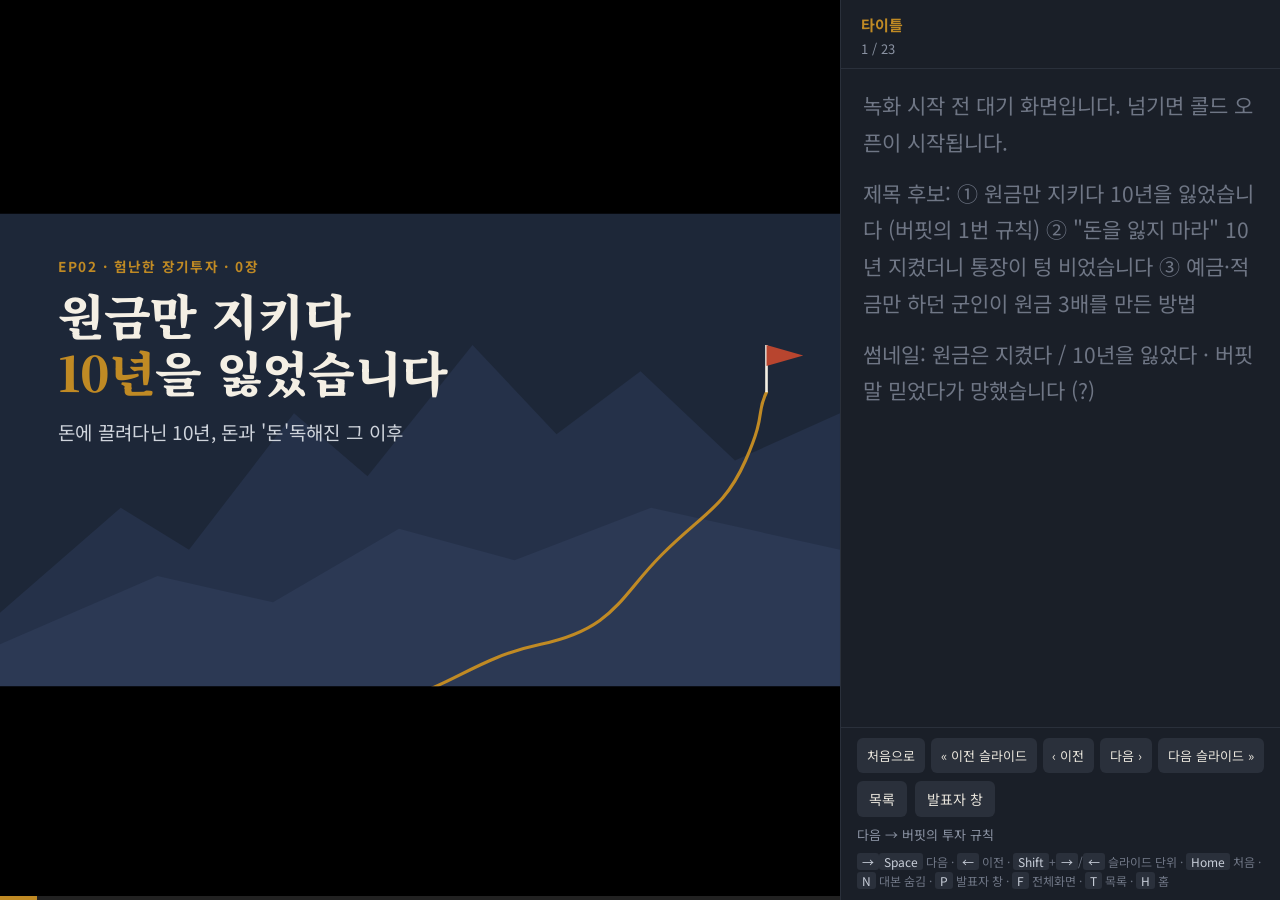
<file: site/episodes/ep02.html>
<!doctype html>
<html lang="ko">
<head>
<meta charset="utf-8">
<meta name="viewport" content="width=device-width, initial-scale=1">
<title>EP02 · 원금만 지키다 10년을 잃었습니다</title>
<link rel="preconnect" href="https://fonts.googleapis.com">
<link href="https://fonts.googleapis.com/css2?family=Noto+Sans+KR:wght@400;500;700;900&family=Noto+Serif+KR:wght@600;700;800;900&display=swap" rel="stylesheet">
<link rel="stylesheet" href="../assets/deck.css">
<style>
  /* EP02 전용 */
  .rule { font-family: var(--serif); font-size: 64px; font-weight: 800; line-height: 1.45; }
  .rule small { display: block; font-family: var(--sans); font-size: 26px; color: #8b93a3; font-weight: 500; letter-spacing: .08em; margin-bottom: 6px; }
  .bank { background: #fff; color: #222; border-radius: 22px; padding: 34px 40px; width: 600px; box-shadow: 0 20px 50px rgba(0,0,0,.25); }
  .bank .label { color: #888; font-size: 24px; }
  .bank .amt { font-size: 72px; font-weight: 900; letter-spacing: -.02em; }
  .bank .row2 { display: flex; justify-content: space-between; font-size: 26px; border-top: 1px solid #eee; padding-top: 14px; margin-top: 14px; }
  .tool { flex: 1; text-align: center; padding: 40px 20px; border-radius: 18px; background: #fffdf7; border: 2px solid var(--line); }
  .tool b { display: block; font-size: 52px; font-family: var(--serif); }
  .tool span { font-size: 24px; color: var(--muted); }
  .eq { display: flex; align-items: center; gap: 26px; font-size: 52px; font-weight: 800; }
  .eq .box { background: #fffdf7; border: 2px solid var(--line); border-radius: 16px; padding: 22px 34px; }
  .flow { display: flex; align-items: center; gap: 22px; }
  .flow .node { border-radius: 16px; padding: 26px 30px; font-size: 36px; font-weight: 800; text-align: center; min-width: 260px; }
  .flow .arrow { font-size: 50px; color: var(--muted); }
  .stamp { display: inline-block; border: 8px solid var(--accent); color: var(--accent); border-radius: 18px; padding: 10px 40px; font-size: 96px; font-weight: 900; font-family: var(--serif); transform: rotate(-8deg); }
  .book { width: 340px; height: 470px; border-radius: 6px 16px 16px 6px; background: linear-gradient(90deg, #8f3a28 0, #8f3a28 26px, #b8452f 26px); color: #fff8ea; padding: 50px 36px 36px 60px; box-shadow: 14px 18px 40px rgba(0,0,0,.25); display: flex; flex-direction: column; }
  .book b { font-family: var(--serif); font-size: 50px; line-height: 1.25; }
  .book span { margin-top: auto; font-size: 26px; opacity: .9; }
  .life li { font-size: 44px; font-weight: 700; margin-bottom: 30px; display: flex; gap: 24px; align-items: center; }
  .life li i { font-style: normal; width: 64px; height: 64px; border-radius: 50%; background: var(--paper-2); display: grid; place-items: center; font-size: 34px; flex: none; }
  .check li { font-size: 44px; font-weight: 700; margin-bottom: 34px; display: flex; gap: 22px; align-items: center; }
  .check li::before { content: '✓'; flex: none; width: 60px; height: 60px; border-radius: 12px; background: var(--ink); color: var(--gold); display: grid; place-items: center; font-size: 36px; }
  .sum li { font-size: 40px; line-height: 1.5; margin-bottom: 24px; font-weight: 500; }
  .sum li b { color: var(--accent); }
</style>
</head>
<body>
<div class="app">
  <div class="viewport">
    <div class="deck" data-home="../index.html">

<!-- 1. 타이틀 -->
<section class="slide dark" data-section="타이틀" data-title="EP02 타이틀">
  <svg viewBox="0 0 1600 900" style="position:absolute;inset:0" aria-hidden="true">
    <path d="M0,760 L230,560 L360,640 L560,380 L700,500 L900,250 L1060,420 L1220,300 L1400,470 L1600,380 L1600,900 L0,900Z" fill="#253149"/>
    <path d="M0,820 L300,690 L520,740 L760,600 L980,660 L1240,560 L1600,640 L1600,900 L0,900Z" fill="#2c3954"/>
    <g transform="translate(560,90)"><path class="draw" style="--len:1500;--dur:3s" d="M120,860 C300,820 330,760 470,730 S620,640 700,560 S820,470 860,380 S880,290 900,250" fill="none" stroke="#c08a24" stroke-width="6" stroke-dasharray="14 14" stroke-linecap="round"/>
    <g class="auto" style="--d:2.6"><line x1="900" y1="250" x2="900" y2="160" stroke="#f4efe4" stroke-width="5"/><path d="M900,160 L970,180 L900,200Z" fill="#b8452f"/></g></g>
  </svg>
  <div style="position:relative">
    <div class="kicker">EP02 · 험난한 장기투자 · 0장</div>
    <h1 class="h1">원금만 지키다<br><span class="em">10년</span>을 잃었습니다</h1>
    <p class="lead" style="margin-top:30px">돈에 끌려다닌 10년, 돈과 '돈'독해진 그 이후</p>
  </div>
  <aside class="notes">
    <p class="muted">녹화 시작 전 대기 화면입니다. 넘기면 콜드 오픈이 시작됩니다.</p>
    <p class="muted">제목 후보: ① 원금만 지키다 10년을 잃었습니다 (버핏의 1번 규칙) ② "돈을 잃지 마라" 10년 지켰더니 통장이 텅 비었습니다 ③ 예금·적금만 하던 군인이 원금 3배를 만든 방법</p>
    <p class="muted">썸네일: 원금은 지켰다 / 10년을 잃었다 · 버핏 말 믿었다가 망했습니다 (?)</p>
  </aside>
</section>

<!-- 2. 콜드 오픈: 버핏의 규칙 -->
<section class="slide dark center" data-section="콜드 오픈" data-title="버핏의 투자 규칙">
  <div class="rule auto"><small>RULE No.1</small>돈을 잃지 마라.</div>
  <div class="rule auto" style="--d:.8;margin-top:40px"><small>RULE No.2</small>첫 번째 규칙을 절대 잊지 마라.</div>
  <div class="auto" style="--d:1.4;margin-top:40px;font-size:28px;color:#8b93a3">— 워런 버핏</div>
  <div class="step" style="margin-top:60px;font-size:44px;font-weight:800">저는 이 말을 <span class="em">10년</span> 동안 지켰습니다.</div>
  <aside class="notes">
    <p>투자의 첫 번째 규칙. 돈을 잃지 마라.<br>두 번째 규칙. 첫 번째 규칙을 절대 잊지 마라.</p>
    <p>네. 워런 버핏의 그 유명한 말입니다.</p>
    <p class="cue" data-step="1">▶ 클릭 1: 10년 동안 지켰습니다</p>
    <p>저는요, 이 말을 10년 동안 철석같이 지켰습니다.<br>단 하루도, 단 한 푼도 잃지 않으려고 했습니다.</p>
  </aside>
</section>

<!-- 3. 콜드 오픈: 10년 뒤 통장 vs 지금 계좌 -->
<section class="slide center" data-section="콜드 오픈" data-title="10년 뒤 통장 vs 지금 계좌">
  <div class="row" style="align-items:center;gap:70px">
    <div class="auto">
      <div class="kicker" style="text-align:left">10년 뒤 통장</div>
      <div class="bank">
        <div class="label">원금 보전 예금</div>
        <div class="amt">원금 그대로</div>
        <div class="row2"><span>수익</span><b style="color:#999">거의 없음</b></div>
        <div class="row2"><span>손실</span><b style="color:#999">0원</b></div>
      </div>
      <div style="margin-top:20px;font-size:30px;font-weight:800;text-align:left">원금 보전 <span style="color:var(--muted)">성공…?</span></div>
    </div>
    <div class="step">
      <div class="kicker" style="text-align:left">지금 계좌</div>
      <div class="bank">
        <div class="label">주식 계좌 · 원금 대비</div>
        <div class="amt up">약 3배</div>
        <div class="row2"><span>수익률</span><b class="up">+200% 이상</b></div>
        <div class="row2"><span>보유 방식</span><b>매달 사서 계속 보유</b></div>
      </div>
      <div style="margin-top:20px;font-size:30px;font-weight:800;text-align:left">같은 문장, <span class="em">다르게 읽었을 뿐</span></div>
    </div>
  </div>
  <aside class="notes">
    <p class="warn">실제 계좌 캡처로 바꿀 경우 금액·계좌번호는 가리고 수익률만 보여 주세요.</p>
    <p>그래서 10년 뒤에 어떻게 됐냐고요?<br>원금은 지켰습니다. 네, 성공했죠.<br>그런데 통장에는요. 아무것도 쌓여 있지 않았습니다.</p>
    <p class="cue" data-step="1">▶ 클릭 1: 지금 계좌</p>
    <p>그리고 지금, 제 계좌는 원금의 약 3배입니다.<br>웃긴 건요, 저는 지금도 똑같은 문장을 믿고 있다는 겁니다. "돈을 잃지 마라."<br>같은 문장을, 다르게 읽었을 뿐입니다.</p>
  </aside>
</section>

<!-- 4. 오프닝 인사 (고정) -->
<section class="slide dark center" data-section="오프닝 인사" data-title="배우고 나누는 사람 JNP">
  <svg class="auto" viewBox="0 0 200 200" width="200" height="200" aria-hidden="true" style="margin-bottom:30px">
    <circle cx="100" cy="100" r="94" fill="none" stroke="#c08a24" stroke-width="6"/>
    <path d="M40,138 L80,92 L102,112 L130,72 L160,138Z" fill="#c08a24"/>
    <path d="M58,150 C80,138 100,140 112,124 S136,96 130,72" fill="none" stroke="#f4efe4" stroke-width="5" stroke-dasharray="8 7"/>
  </svg>
  <div class="auto" style="--d:.3;font-size:34px;color:#cfd4dc;letter-spacing:.06em">배운 것은 나누고, 나눈 것은 세상을 바꾼다</div>
  <h1 class="h1 auto" style="--d:.6;font-size:120px;margin-top:20px">JNP</h1>
  <div class="auto" style="--d:.9;font-size:40px;margin-top:14px">배우고 나누는 사람 · <span class="em">선한 영향력을 믿습니다</span></div>
  <aside class="notes">
    <p>배운 것은 나누고, 나눈 것은 세상을 바꾼다고 믿습니다.</p>
    <p><strong>안녕하세요. 배우고 나누는 사람, 선한 영향력을 믿는 JNP입니다.</strong></p>
  </aside>
</section>

<!-- 5. 주제 선언 -->
<section class="slide center" data-section="주제 선언" data-title="오늘의 주제">
  <div class="kicker">오늘의 이야기</div>
  <h1 class="h1 auto" style="font-size:84px">돈에 <span style="color:var(--muted)">끌려다닌</span> 10년,<br>돈과 <span class="em">'돈'독해진</span> 그 이후</h1>
  <p class="lead step" style="margin-top:50px">"원금을 지킨다"는 말이 완전히 다르게 보이실 겁니다</p>
  <aside class="notes">
    <p>오늘은 조금 부끄러운 이야기를 해 보려고 합니다.<br>돈에 끌려다닌 제 10년, 그리고 돈과 '돈'독해진 그 이후의 이야기입니다.</p>
    <p class="cue" data-step="1">▶ 클릭 1: 시청 보상</p>
    <p>이 영상 끝까지 보시면요.<br>"원금을 지킨다"는 말이 진짜 무슨 뜻인지, 완전히 다르게 보이실 겁니다.</p>
  </aside>
</section>

<!-- 6. 재테크 3종 세트 -->
<section class="slide vcenter" data-section="본론 1. 원금 보전이라는 감옥" data-title="2011 임관, 재테크 3종 세트">
  <div class="kicker">2011년, 장교 임관</div>
  <h2 class="h2">제 재테크는 딱 세 가지였습니다</h2>
  <div class="row" style="gap:30px">
    <div class="tool step"><b>예금</b><span>원금 보장</span></div>
    <div class="tool step"><b>적금</b><span>매달 꼬박꼬박</span></div>
    <div class="tool step"><b>군인공제회</b><span>이자 조금 더</span></div>
  </div>
  <div class="step" style="margin-top:50px;text-align:center"><span class="chip" style="font-size:44px">목표: 피 같은 원금을 지킨다</span></div>
  <aside class="notes">
    <p>2011년, 장교로 임관하면서 저는 또래보다 일찍 월급을 받기 시작했습니다.<br>출발은 빨랐죠. 그런데 그 뒤로 10년 동안, 저는 돈이라는 게 뭔지 전혀 몰랐습니다.</p>
    <p class="cue" data-step="1">▶ 클릭 1·2·3: 예금, 적금, 군인공제회</p>
    <p>제 재테크는 딱 세 가지였습니다.<br>예금, 적금, 그리고 시중은행보다 이자를 조금 더 준다는 군인공제회.</p>
    <p class="cue" data-step="4">▶ 클릭 4: 목표</p>
    <p>목표는 하나. <strong>피 같은 원금을 지킨다.</strong></p>
  </aside>
</section>

<!-- 7. 1억의 행방 -->
<section class="slide" data-section="본론 1. 원금 보전이라는 감옥" data-title="2011~2020, 1억의 행방">
  <div class="kicker">2011 → 2020, 1억을 10년 두었다면</div>
  <h2 class="h2" style="margin-bottom:10px">원금은 지켰는데, <span class="em">시간을 잃었다</span></h2>
  <svg id="money" viewBox="0 0 1380 600" width="1380" height="600" aria-label="1억을 10년간 예금, 코스피, S&P 500에 두었을 때 비교"></svg>
  <div class="foot-note">예금: 정기예금 평균금리 복리 근사 · 지수: 가격 기준, 배당·환율 제외</div>
  <aside class="notes">
    <p class="warn">근사치입니다. 예금은 한국은행 예금은행 정기예금 가중평균금리(2011~2020)로 복리 계산한 세전 값(약 1.24억), 코스피 2,051→2,873(+40%), S&P 500 1,258→3,756(약 3배)는 2010년 말~2020년 말 종가 기준입니다. 녹화 전 한 번 확인하세요.</p>
    <p>자, 그럼 이렇게 원금을 지키면 어떻게 될까요?<br>2011년에 1억이 있었다고 해 봅시다.</p>
    <p class="cue" data-step="1">▶ 클릭 1: 예금</p>
    <p>정기예금에 10년 동안 꼬박꼬박 넣었다면요. 대략 1억 2천만 원 정도가 됩니다.<br>네, 원금은 확실히 지켰습니다.</p>
    <p class="cue" data-step="2">▶ 클릭 2: 코스피</p>
    <p>같은 기간 코스피는요. 박스피 소리 들어가면서도 1억 4천 정도.</p>
    <p class="cue" data-step="3">▶ 클릭 3: S&amp;P 500</p>
    <p>그리고 미국 S&amp;P 500은요. 약 3억이 됐습니다.</p>
    <p>자, 오해하시면 안 됩니다. 그때 미국 주식 샀어야 했다, 이런 이야기가 아니에요.<br>제가 하고 싶은 말은 이겁니다.<br>원금은 지켰는데, <strong>시간을 잃었다</strong>는 겁니다.</p>
  </aside>
</section>

<!-- 8. 그 이상의 미래는 없었다 -->
<section class="slide center" data-section="본론 1. 원금 보전이라는 감옥" data-title="그 이상의 미래는 없었다">
  <div class="eq auto">
    <span class="box">월급</span><span>+</span><span class="box">진급</span><span>+</span><span class="box">군인연금</span><span>=</span><span class="box em" style="border-color:var(--accent)">?</span>
  </div>
  <h1 class="h1 step" style="margin-top:70px;font-size:80px">그 이상의 미래는 <span class="em">없었다</span></h1>
  <p class="lead step" style="margin-top:30px">경제적 자유, 자아실현… 남의 이야기</p>
  <aside class="notes">
    <p>솔직히 먹고살 만은 했습니다.<br>월급 나오고요, 어찌저찌 진급하면 먼 훗날 군인연금도 나오니까요.</p>
    <p class="cue" data-step="1">▶ 클릭 1: 그 이상의 미래는 없었다</p>
    <p>그런데 거기까지였습니다. 그 이상의 미래가 없었어요.</p>
    <p class="cue" data-step="2">▶ 클릭 2: 남의 이야기</p>
    <p>평생 돈 때문에 일만 해야 할 것 같았고요, 경제적 자유? 자아실현? 그런 건 남의 이야기였습니다.</p>
  </aside>
</section>

<!-- 9. 전문가와 변액보험 -->
<section class="slide vcenter" data-section="본론 2. '전문가'를 믿었습니다" data-title="'전문가'와 변액보험">
  <div class="kicker">어느 날 만난 '전문가'</div>
  <div class="auto" style="margin-bottom:40px"><span class="bubble" style="display:inline-block;font-size:44px">장기적으로 보셔야죠. 투자는 전문가한테 맡기세요.</span></div>
  <div class="flow step">
    <div class="node" style="background:var(--ink);color:var(--paper)">내 보험료</div>
    <div class="arrow">→</div>
    <div class="node" style="background:#f3d9d2;color:var(--accent)">사업비 먼저 차감</div>
    <div class="arrow">→</div>
    <div class="node" style="background:#fffdf7;border:2px solid var(--line)">남은 돈만 투자</div>
  </div>
  <div class="step" style="margin-top:50px;font-size:40px;font-weight:800">"역시 전문가한테 맡기길 잘했어. 나 좀 똑똑한데?"</div>
  <div class="step" style="position:absolute;right:120px;bottom:90px"><span class="stamp">손실 · 사기</span></div>
  <aside class="notes">
    <p>이렇게 살면 안 되겠다는 생각은 들었습니다.<br>그런데 뭘 어떻게 해야 할지 몰랐고요, 솔직히 스스로 바꿔 볼 의지도 부족했습니다.</p>
    <p>그러던 중에 소위 '전문가'라는 분을 만났습니다.<br>변액보험을 권하시더라고요.</p>
    <p class="cue" data-step="1">▶ 클릭 1: 변액보험 구조</p>
    <p>보험료에서 사업비를 먼저 떼 가는 구조인데도, "장기적으로 보셔야죠" 이 한마디에 가입했습니다.</p>
    <p class="cue" data-step="2">▶ 클릭 2: 착각</p>
    <p>그리고 속으로 이렇게 생각했어요.<br>"역시 투자는 전문가한테 맡기는 게 맞지. 나 좀 똑똑한데?"</p>
    <p class="cue" data-step="3">▶ 클릭 3: 손실·사기 도장</p>
    <p>…네. 몇 년이 지나도 수익은커녕 손실만 봤습니다.<br>그리고 급기야 사기까지 당해서, 어렵게 모은 돈이 한순간에 사라졌습니다.</p>
  </aside>
</section>

<!-- 10. 누구도 내 돈을 불려주지 않는다 -->
<section class="slide dark center" data-section="본론 2. '전문가'를 믿었습니다" data-title="누구도 내 돈을 불려주지 않는다">
  <h1 class="h1 auto" style="font-size:88px">누구도 내 돈을<br><span class="em">대신 불려주지 않는다</span></h1>
  <div class="step" style="margin-top:70px;font-size:40px;color:#cfd4dc">그런데 그 뒤로 <b style="color:#f4efe4">원금 집착</b>은 <b class="em">오히려 더 커졌다</b></div>
  <aside class="notes">
    <p>그때 머릿속에 딱 하나가 새겨졌습니다.<br><strong>누구도 나를 위해 내 돈을 불려주지 않는다.</strong></p>
    <p class="cue" data-step="1">▶ 클릭 1: 집착은 더 커졌다</p>
    <p>그런데 문제는 그다음입니다.<br>이 경험 때문에 원금에 대한 집착이 오히려 더 커졌어요.<br>그렇게 저는 또다시, 평생 돈만 보고 일하는 길을 스스로 선택했습니다.</p>
  </aside>
</section>

<!-- 11. 책 한 권 -->
<section class="slide sepia" data-section="본론 3. 책 한 권이 뒤통수를 쳤습니다" data-title="하노 벡 《부자들의 생각법》">
  <div class="row" style="flex:1;align-items:center;gap:80px">
    <div class="book auto"><small style="font-size:20px;opacity:.8;margin-bottom:20px">하노 벡</small><b>부자들의<br>생각법</b><span>투자를 대하는<br>인간의 심리</span></div>
    <div class="col">
      <div class="kicker" style="color:#6e5536">코로나 시절, 지인이 건넨 책 한 권</div>
      <p class="quote step" style="font-size:50px;color:#3b2a1a">돈은 우리가 생각하는 것보다 훨씬 심리적인 존재다. 숫자를 다루는 게 아니라 <span class="em">감정</span>을 다루는 것이다.</p>
    </div>
  </div>
  <div class="foot-note" style="color:#9c8360">표지는 연출용 일러스트</div>
  <aside class="notes">
    <p>코로나가 한창이던 때였습니다.<br>지인이 집에 초대해 줬는데, 주식 안 한다는 저한테 책 한 권을 건네더라고요.<br>하노 벡의 《부자들의 생각법》. 투자 기법이 아니라 돈을 대하는 사람의 심리에 대한 책이었습니다.</p>
    <p class="cue" data-step="1">▶ 클릭 1: 인용문</p>
    <p>거기에 이런 문장이 있었습니다.<br>"돈은 우리가 생각하는 것보다 훨씬 심리적인 존재다. 숫자를 다루는 게 아니라 감정을 다루는 것이다."</p>
  </aside>
</section>

<!-- 12. 가장 감정적인 선택 -->
<section class="slide dark center" data-section="본론 3. 책 한 권이 뒤통수를 쳤습니다" data-title="가장 감정적인 선택">
  <div class="auto" style="font-size:44px;color:#8b93a3">제가 생각한 저: <b style="color:#cfd4dc">이성적인 투자자</b></div>
  <div class="step" style="margin-top:20px;font-size:34px;color:#8b93a3">원금 지키고, 위험한 건 안 하고</div>
  <h1 class="h1 step" style="margin-top:60px;font-size:90px">가장 감정적인 선택 =<br><span class="em">아무것도 하지 않는 것</span></h1>
  <aside class="notes">
    <p>이 문장 읽는 순간, 진짜 뒤통수를 한 대 맞은 기분이었습니다.<br>저는 제가 돈을 굉장히 이성적으로 다룬다고 생각했거든요.</p>
    <p class="cue" data-step="1">▶ 클릭 1: 원금 지키고</p>
    <p>원금 지키고, 위험한 건 안 하고.</p>
    <p class="cue" data-step="2">▶ 클릭 2: 가장 감정적인 선택</p>
    <p>그런데 아니었습니다.<br>손실이 무서워서 아무것도 안 하는 것. 그게 사실은 <strong>가장 감정적인 선택</strong>이었던 겁니다.<br>저는 그걸 10년 동안 반복하고 있었습니다.</p>
  </aside>
</section>

<!-- 13. 같은 시장, 다른 시간 단위 -->
<section class="slide" data-section="본론 4. 버핏의 말을 다시 읽다" data-title="같은 시장, 다른 시간 단위">
  <div class="kicker">돈을 잃지 마라 — 어떤 시간 단위로?</div>
  <div class="row" style="flex:1;align-items:center">
    <div class="col">
      <div class="card" style="padding:24px"><svg id="daily" viewBox="0 0 600 380" width="100%" aria-label="하루 단위 등락 막대"></svg></div>
      <p class="lead" style="margin-top:20px"><b>하루 단위</b>로 보면 → 매일이 손실 위험</p>
    </div>
    <div class="col step">
      <div class="card" style="padding:24px"><svg id="decade" viewBox="0 0 600 380" width="100%" aria-label="10년 단위 우상향 차트"></svg></div>
      <p class="lead" style="margin-top:20px"><b>10년 단위</b>로 보면 → <span class="em" style="font-weight:800">그림이 완전히 다르다</span></p>
    </div>
  </div>
  <div class="foot-note">연출용 모의 데이터</div>
  <aside class="notes">
    <p>자, 다시 버핏의 말로 돌아가 보겠습니다. 돈을 잃지 마라.</p>
    <p>저는 이 말을 너무 짧게 봤습니다.<br>오늘 하루도 잃으면 안 된다. 이번 달도 잃으면 안 된다.<br>그렇게 하루 단위로 보면요, 주식은 매일매일이 손실 위험입니다. 당연히 못 하죠.</p>
    <p class="cue" data-step="1">▶ 클릭 1: 10년 단위</p>
    <p>그런데 같은 시장을 10년 단위로 보면요. 그림이 완전히 달라집니다.<br>같은 규칙인데, 시간 단위를 바꾸니까 정반대 결론이 나오는 거예요.</p>
  </aside>
</section>

<!-- 14. 현실 체크 -->
<section class="slide vcenter" data-section="본론 4. 버핏의 말을 다시 읽다" data-title="그 사이 현실은">
  <div class="kicker">그 사이 현실은</div>
  <ul class="life" style="list-style:none;padding:0;margin:10px 0 0">
    <li class="step"><i>🏦</i>통장은 여전히 그대로</li>
    <li class="step"><i>👶</i>아이들은 막 태어났고, 살림은 더 빠듯해지고</li>
    <li class="step"><i>💭</i>"언젠가는 나아지겠지" — 행동은 0</li>
  </ul>
  <div class="step card" style="margin-top:30px;font-size:38px;font-weight:700;font-family:var(--serif)">그 시절을 버티게 해 준 건, 아껴 쓰며 가정을 지켜 준 <span class="em">아내</span>였습니다.</div>
  <aside class="notes">
    <p>그 사이 현실은 어땠냐면요.</p>
    <p class="cue" data-step="1">▶ 클릭 1·2: 통장, 아이들</p>
    <p>통장은 여전히 그대로였고요, 아이들은 막 태어났고, 없던 살림은 더 빠듯해졌습니다.</p>
    <p class="cue" data-step="3">▶ 클릭 3: 언젠가는</p>
    <p>그런데도 저는 "언젠가는 나아지겠지" 막연한 기대만 하고 있었어요.<br>상황을 바꿀 행동은, 단 하나도 안 하면서요.</p>
    <p class="cue" data-step="4">▶ 클릭 4: 아내</p>
    <p>솔직히 그 시절, 어떻게든 아껴 쓰면서 가정을 지켜 준 아내가 없었다면 그마저도 못 버텼을 겁니다.</p>
  </aside>
</section>

<!-- 15. 거인의 어깨 -->
<section class="slide" data-section="본론 5. 거인의 어깨 위에서" data-title="거인의 어깨 위에서">
  <div class="row" style="flex:1;align-items:center;gap:70px">
    <svg viewBox="0 0 420 520" width="420" height="520" aria-label="쌓여 가는 책 더미">
      <g class="auto" style="--d:.0"><rect x="40" y="440" width="340" height="56" rx="6" fill="#1d2738"/></g>
      <g class="auto" style="--d:.2"><rect x="60" y="384" width="300" height="56" rx="6" fill="#b8452f"/></g>
      <g class="auto" style="--d:.4"><rect x="30" y="328" width="330" height="56" rx="6" fill="#c08a24"/></g>
      <g class="auto" style="--d:.6"><rect x="70" y="272" width="290" height="56" rx="6" fill="#3a4558"/></g>
      <g class="auto" style="--d:.8"><rect x="50" y="216" width="320" height="56" rx="6" fill="#6e5536"/></g>
      <g class="auto" style="--d:1.0"><rect x="80" y="160" width="270" height="56" rx="6" fill="#2a62c9"/></g>
      <g class="auto" style="--d:1.2"><circle cx="215" cy="92" r="30" fill="#1d2738"/><path d="M175,160 Q178,124 215,122 Q252,124 255,160Z" fill="#1d2738"/></g>
    </svg>
    <div class="col">
      <div class="kicker">더 이상은 이렇게 살 수 없었다</div>
      <h2 class="h2" style="margin-bottom:30px">책을 읽고, 자본주의를 공부했다</h2>
      <div class="step quote" style="font-size:46px;white-space:nowrap">오늘의 하락이, 미래의 하락은 아니다.</div>
      <div class="step" style="margin-top:40px;font-size:36px;font-weight:700;line-height:1.6">훈련 없이 전장에 나가지 않듯<br><span class="em">심리적 체력</span>부터 쌓았다 → 그리고 거의 모든 현금 투자</div>
    </div>
  </div>
  <aside class="notes">
    <p>더 이상은 이렇게 살 수 없었습니다.<br>그래서 일단, 책을 더 읽었습니다.</p>
    <p>어떻게 하면 단기적인 흔들림에 꺾이지 않고, 장기적으로 돈을 잃지 않을 수 있는지.<br>자본주의라는 거대한 시스템은 도대체 어떻게 돌아가는지.</p>
    <p>책 속에는 시대를 관통한 현자들의 지혜가 다 들어 있었습니다.<br>저는 거인들의 어깨에 올라탄다는 마음으로 하나씩 흡수했습니다.</p>
    <p class="cue" data-step="1">▶ 클릭 1: 오늘의 하락 ≠ 미래의 하락</p>
    <p>그러면서 깨달은 게 하나 있습니다.<br><strong>오늘의 하락이, 미래의 하락은 아니다.</strong></p>
    <p class="cue" data-step="2">▶ 클릭 2: 심리적 체력</p>
    <p>군대에서도 그렇잖아요. 훈련 안 된 병력을 바로 전장에 내보내지 않습니다.<br>저도 그렇게 장기투자자로서의 심리적 체력을 먼저 쌓았습니다.<br>그리고 이제 준비가 됐다는 확신이 들었을 때, 가지고 있던 거의 모든 현금을 주식 시장에 넣었습니다.</p>
  </aside>
</section>

<!-- 16. 2022 하락장 -->
<section class="slide" data-section="본론 6. 첫 실전, 2022년 하락장" data-title="2022 하락장과 금리 인상">
  <div class="kicker">S&amp;P 500 · 미 연준 기준금리 (2021–2024)</div>
  <h2 class="h2" style="margin-bottom:6px">첫 실전: <span class="down">2022년 하락장</span></h2>
  <svg id="bear" viewBox="0 0 1380 620" width="1380" height="620" aria-label="2021년부터 2024년까지 S&P 500과 기준금리"></svg>
  <div class="foot-note">S&amp;P 500 월말 종가 근사치 · 고점/저점은 일간 종가 · 금리는 목표 범위 상단</div>
  <aside class="notes">
    <p>처음엔 좋았습니다. 짧은 상승장이 와서 짜릿함도 맛봤어요.<br>"아, 이래서 주식 하는구나."</p>
    <p class="cue" data-step="1">▶ 클릭 1: 기준금리 계단</p>
    <p>그런데요. 곧바로 미국 연준이 금리를 미친 듯이 올리기 시작합니다.<br>0.25%였던 기준금리가 1년 반 만에 5.5%까지 올라갑니다.</p>
    <p class="cue" data-step="2">▶ 클릭 2: −25%</p>
    <p>주가는 곤두박질쳤죠. S&amp;P 500 기준으로 고점 대비 25% 넘게 빠졌습니다.</p>
    <p class="muted">(참고: 2022.1.3 고점 4,797 → 2022.10.12 저점 3,577, −25.4%. 전고점 회복은 2024.1.19)</p>
    <p>자, 10년 동안 원금 보전만 하던 사람한테 이게 어떤 느낌이었을까요?<br>네. 쉽지 않았습니다.</p>
    <p class="cue" data-step="3">▶ 클릭 3: 매달 매수 표시</p>
    <p>그런데 이번엔 달랐습니다.<br>자본주의는 장기적으로 우상향한다. 책에서 배운 그 믿음이 있었거든요.<br>그래서 던지지 않았습니다. 자리를 지켰고요, 매달 꾸준히 샀습니다.</p>
  </aside>
</section>

<!-- 17. +100% -->
<section class="slide dark center" data-section="본론 7. 원금 3배, 그리고 버핏의 진짜 뜻" data-title="수익률 +100%의 날">
  <div class="kicker">그리고 그날이 왔다</div>
  <div class="auto" style="font-size:240px;font-weight:900;line-height:1;color:#ff5a4e;letter-spacing:-.03em">+100%</div>
  <div class="auto" style="--d:.5;font-size:44px;margin-top:30px;font-family:var(--serif);font-weight:700">원금이 정확히 <span class="em">두 배</span>가 되던 날</div>
  <aside class="notes">
    <p>그리고 그날이 왔습니다.<br>계좌 수익률 100%. 원금이 정확히 두 배가 되던 날.<br>아직도 그날의 감격이 생생합니다. 하락장을 통과해서 얻은 숫자라서 더 그랬던 것 같아요.</p>
  </aside>
</section>

<!-- 18. 3배와 반토막 -->
<section class="slide" data-section="본론 7. 원금 3배, 그리고 버핏의 진짜 뜻" data-title="3배 계좌는 반토막에도 원금 위">
  <div class="kicker">원금의 3배가 된 계좌에 반토막이 온다면?</div>
  <svg id="triple" viewBox="0 0 1380 520" width="1380" height="520" aria-label="원금, 3배 계좌, 50% 폭락 후 비교 막대"></svg>
  <div class="step" style="margin-top:10px;background:var(--ink);color:var(--paper);border-radius:16px;padding:28px 40px;font-size:38px;line-height:1.5;font-family:var(--serif);font-weight:700">
    "돈을 잃지 마라" = 하루도 잃지 말라가 아니라,<br><span style="color:var(--gold)">오래 머물러서 잃을 수 없는 구조를 만들라</span>
  </div>
  <aside class="notes">
    <p>그리고 지금, 제 계좌는 원금의 약 3배입니다.</p>
    <p class="cue" data-step="1">▶ 클릭 1: 3배 막대</p>
    <p>자, 여기서 진짜 중요한 이야기를 하나 할게요.</p>
    <p class="cue" data-step="2">▶ 클릭 2: 50% 폭락</p>
    <p>원금의 3배가 된 계좌는요. 시장이 반토막, 50% 폭락이 와도 1.5배입니다.<br>여전히 원금보다 위에 있는 거죠.</p>
    <p class="cue" data-step="3">▶ 클릭 3: 버핏의 진짜 뜻</p>
    <p>그 순간 깨달았습니다.<br>아, 버핏이 말한 "돈을 잃지 마라"는 이거였구나.<br><strong>하루도 손실을 보지 말라는 게 아니라, 시장에 오래 머물러서 잃을 수 없는 구조를 만들라는 거였구나.</strong></p>
  </aside>
</section>

<!-- 19. 지금의 나 -->
<section class="slide vcenter" data-section="본론 8. 돈과 '돈'독해진 지금" data-title="지금의 투자 습관">
  <div class="kicker">하락장을 통과한 뒤, 지금의 습관</div>
  <ul class="check" style="list-style:none;padding:0;margin:20px 0 0">
    <li class="step">매달 적금 들듯 꾸준히 매수</li>
    <li class="step">안 타게 된 차를 판 돈 → 들어오자마자 매수</li>
    <li class="step">추석 보너스 → 가족과 보낼 비용만 빼고 매수</li>
  </ul>
  <div class="step" style="margin-top:20px;font-size:36px;color:var(--muted)">시장 소음? <b style="color:var(--ink)">거의 흔들리지 않습니다.</b></div>
  <aside class="notes">
    <p>하락장을 한 번 온몸으로 통과하고 나니까요, 이제는 시장 소음에 거의 흔들리지 않습니다.</p>
    <p class="cue" data-step="1">▶ 클릭 1~3: 습관 하나씩</p>
    <p>매달 적금 들듯이 주식을 모으고요.<br>뜻밖의 여윳돈이 생기면 그냥 바로 삽니다.<br>얼마 전에도 안 타게 된 차를 팔았는데, 그 돈 들어오자마자 바로 매수했고요.<br>추석 보너스도 가족이랑 보낼 비용만 빼고, 나머지는 시장에 넣었습니다.</p>
  </aside>
</section>

<!-- 20. 돈 = 동업자 -->
<section class="slide dark center" data-section="본론 8. 돈과 '돈'독해진 지금" data-title="돈 = 평생의 동업자">
  <div class="auto" style="font-size:40px;color:#8b93a3"><span class="strike">종잇조각, 숫자<span class="strike-line step"></span></span></div>
  <h1 class="h1 step" style="margin-top:40px;font-size:110px">돈 = <span class="em">평생의 동업자</span></h1>
  <p class="lead step" style="margin-top:40px">내가 꿈을 좇는 동안, 뒤에서 가족의 울타리를 지켜 주는 친구</p>
  <aside class="notes">
    <p class="cue" data-step="1">▶ 클릭 1: 종잇조각에 취소선</p>
    <p>이제 저한테 돈은요. 그냥 종잇조각이나 숫자가 아닙니다.</p>
    <p class="cue" data-step="2">▶ 클릭 2: 평생의 동업자</p>
    <p><strong>가장 든든한 평생의 동업자</strong>입니다.</p>
    <p class="cue" data-step="3">▶ 클릭 3: 울타리</p>
    <p>제가 하고 싶은 일, 자아실현을 위해 뛰는 동안 이 친구는 뒤에서 묵묵히 우리 가족의 울타리를 지켜 줍니다.<br>심지어 제가 세상에 없더라도 사랑하는 가족들을 끝까지 돌봐 줄 거고요.<br>세상에 이보다 미더운 친구가 또 있을까요?</p>
  </aside>
</section>

<!-- 21. 결론 정리 -->
<section class="slide vcenter" data-section="결론 정리" data-title="오늘의 3줄 요약">
  <div class="kicker">오늘의 3줄 요약</div>
  <ol class="sum" style="padding-left:50px;margin:10px 0 0">
    <li class="step">손실이 무서워 <b>아무것도 안 하는 것</b>도 감정적인 선택이다. 원금은 지켜도 시간을 잃는다.</li>
    <li class="step"><b>누구도 내 돈을 대신 불려주지 않는다.</b> 내가 배우고, 내가 이해해야 한다.</li>
    <li class="step">"돈을 잃지 마라" = <b>오래 머물러서 잃을 수 없는 구조</b>를 만들라.</li>
  </ol>
  <div class="step" style="margin-top:40px;background:var(--ink);color:var(--paper);border-radius:16px;padding:30px 44px;font-size:38px;line-height:1.5;font-family:var(--serif);font-weight:700">
    저는 10년 돌아서 왔지만, <span style="color:var(--gold)">여러분은 훨씬 빨리</span> 오셨으면 좋겠습니다.
  </div>
  <aside class="notes">
    <p>자, 오늘 이야기 정리해 보겠습니다.</p>
    <p class="cue" data-step="1">▶ 클릭 1·2·3: 요약 한 줄씩</p>
    <p>1. 손실이 무서워 <strong>아무것도 안 하는 것</strong>도 감정적인 선택이다. 원금은 지켜도 시간을 잃는다.<br>2. <strong>누구도 내 돈을 대신 불려주지 않는다.</strong> 내가 배우고, 내가 이해해야 한다.<br>3. "돈을 잃지 마라"는 하루도 잃지 말라는 게 아니라, <strong>오래 머물러서 잃을 수 없는 구조</strong>를 만들라는 뜻이다.</p>
    <p class="cue" data-step="4">▶ 클릭 4: 여러분은 빨리</p>
    <p>10년 돌아서 온 길이지만, 여러분은 저보다 훨씬 빨리 오셨으면 좋겠습니다.<br>그게 제가 이 이야기를 꺼낸 이유입니다.</p>
  </aside>
</section>

<!-- 22. 시청자 질문 -->
<section class="slide sepia center" data-section="시청자 질문 + 클로징" data-title="여러분 인생의 책 한 권은?">
  <div class="kicker" style="color:#6e5536">댓글로 나눠 주세요</div>
  <h1 class="h1 auto" style="font-size:96px">여러분의 인생을 바꾼<br><span class="em">'책 한 권'</span>은 무엇인가요?</h1>
  <p class="lead step" style="margin-top:40px;color:#6e5536">아직 없다면, 지금 가장 궁금한 돈 이야기를 남겨 주세요</p>
  <aside class="notes">
    <p>자, 오늘의 질문입니다.<br><strong>여러분의 인생을 바꾼 '책 한 권'은 무엇인가요?</strong></p>
    <p class="cue" data-step="1">▶ 클릭 1: 후속 질문</p>
    <p>아직 없으시다면, 지금 가장 궁금한 돈 이야기를 남겨 주세요. 다음 영상에서 같이 다뤄 보겠습니다.</p>
  </aside>
</section>

<!-- 23. 엔딩 카드 (고정) -->
<section class="slide dark" data-section="시청자 질문 + 클로징" data-title="엔딩 카드">
  <div class="row" style="flex:1;align-items:center">
    <div class="col">
      <div class="auto" style="font-size:40px;line-height:1.6;font-family:var(--serif);font-weight:700;white-space:nowrap">
        오늘 배운 것,<br>주변의 <span class="em">딱 한 사람</span>에게만 나눠 주세요.<br>그 한 사람이 세상을 바꿀 거라 믿습니다.
      </div>
      <div class="auto" style="--d:.6;margin-top:40px;font-size:32px;color:#cfd4dc">배우고 나누는 사람, <b style="color:#f4efe4">JNP</b></div>
      <div class="auto" style="--d:.9;margin-top:40px"><span style="display:inline-block;background:#d0342c;color:#fff;font-weight:900;font-size:34px;padding:16px 40px;border-radius:10px">구독</span></div>
    </div>
    <div class="auto" style="--d:.4;flex:none;width:540px">
      <div style="font-size:24px;color:#8b93a3;margin-bottom:12px">다음 영상</div>
      <div style="aspect-ratio:16/9;background:#253149;border:3px solid #3a4558;border-radius:14px;display:flex;flex-direction:column;justify-content:flex-end;padding:30px">
        <div style="color:var(--gold);font-size:24px;font-weight:700">EP03</div>
        <div style="font-family:var(--serif);font-size:40px;font-weight:900;line-height:1.3">장기 수익률에는 우리가 보지 못한 시간이 있다</div>
      </div>
    </div>
  </div>
  <aside class="notes">
    <p class="muted">엔딩 화면 영역(마지막 5~20초)에 유튜브 최종 화면 요소를 올릴 자리입니다.</p>
    <p><strong>오늘 배운 것, 주변의 딱 한 사람에게만 나눠 주세요.<br>그 한 사람이 세상을 바꿀 거라 믿습니다.<br>배우고 나누는 사람, JNP였습니다. 시청해 주셔서 감사합니다.</strong></p>
  </aside>
</section>

    </div>
    <div class="progress"><i></i></div>
  </div>

  <aside class="panel">
    <div class="panel-head">
      <div class="panel-section"></div>
      <div class="panel-counter"></div>
    </div>
    <div class="panel-notes"></div>
    <div class="panel-foot">
      <div class="nav-row">
        <button data-act="first">처음으로</button>
        <button data-act="prevSlide">« 이전 슬라이드</button>
        <button data-act="prev">‹ 이전</button>
        <button data-act="next">다음 ›</button>
        <button data-act="nextSlide">다음 슬라이드 »</button>
      </div>
      <button data-act="toc">목록</button>
      <button data-act="presenter">발표자 창</button>
      <div class="panel-next"></div>
      <div class="keys"><kbd>→</kbd><kbd>Space</kbd> 다음 · <kbd>←</kbd> 이전 · <kbd>Shift</kbd>+<kbd>→</kbd>/<kbd>←</kbd> 슬라이드 단위 · <kbd>Home</kbd> 처음 · <kbd>N</kbd> 대본 숨김 · <kbd>P</kbd> 발표자 창 · <kbd>F</kbd> 전체화면 · <kbd>T</kbd> 목록 · <kbd>H</kbd> 홈</div>
    </div>
  </aside>
</div>

<script src="../assets/deck.js"></script>
<script>
// 슬라이드 7: 1억의 행방
(function () {
  const svg = document.getElementById('money');
  const items = [
    { label: '원금', v: 1.0, color: '#cfc3a8', txt: '1억' },
    { label: '정기예금', v: 1.24, color: '#8b93a3', txt: '약 1.2억' },
    { label: '코스피', v: 1.40, color: '#c9b089', txt: '약 1.4억' },
    { label: 'S&P 500', v: 2.99, color: '#d0342c', txt: '약 3억' },
  ];
  const base = 520, maxH = 430, w = 200, gap = 120, x0 = 150;
  let out = `<line x1="60" y1="${base}" x2="1320" y2="${base}" stroke="#cfc3a8" stroke-width="3"/>`;
  items.forEach((it, k) => {
    const h = (it.v / 3) * maxH, x = x0 + k * (w + gap), y = base - h;
    const cls = k === 0 ? 'auto' : 'step';
    out += `<g class="${cls}"><rect x="${x}" y="${y}" width="${w}" height="${h}" rx="6" fill="${it.color}"/>
      <text x="${x + w / 2}" y="${y - 18}" text-anchor="middle" font-size="40" font-weight="900" fill="${k === 3 ? '#d0342c' : '#1d2738'}">${it.txt}</text></g>
      <text x="${x + w / 2}" y="${base + 44}" text-anchor="middle" font-size="30" font-weight="700" fill="#3a4558">${it.label}</text>`;
  });
  const oy = base - maxH / 3;
  out = `<line x1="60" y1="${oy}" x2="1320" y2="${oy}" stroke="#7a7466" stroke-width="2" stroke-dasharray="10 8"/><text x="64" y="${oy - 10}" font-size="22" fill="#7a7466">원금선</text>` + out;
  svg.innerHTML = out;
})();

// 슬라이드 13: 하루 단위 등락 vs 10년 단위
(function () {
  const K = DeckKit;
  const d = K.randomWalk(41, 3, 100, 0.02, 2.2);
  let bars = '<line x1="10" y1="190" x2="590" y2="190" stroke="#cfc3a8" stroke-width="2"/>';
  for (let k = 1; k < d.length; k++) {
    const ch = (d[k] - d[k - 1]) * 34, x = 10 + (k - 1) * 14.5, up = ch >= 0;
    bars += `<rect x="${x}" y="${up ? 190 - ch : 190}" width="10" height="${Math.max(2, Math.abs(ch))}" fill="${up ? '#d0342c' : '#2a62c9'}"/>`;
  }
  document.getElementById('daily').innerHTML = bars;
  const v = K.randomWalk(120, 9, 100, 0.9, 2.4);
  const lo = Math.min(...v) - 5, hi = Math.max(...v) + 5;
  document.getElementById('decade').innerHTML =
    `<path class="draw" style="--len:1500;--dur:2s" d="${K.linePath(v, { x: 10, y: 20, w: 580, h: 340 }, lo, hi)}" fill="none" stroke="#d0342c" stroke-width="5" stroke-linejoin="round"/>`;
})();

// 슬라이드 16: S&P 500 (2021.1~2024.6 월말 근사) + 연준 기준금리 상단
(function () {
  const K = DeckKit, svg = document.getElementById('bear');
  const spx = [3714,3811,3973,4181,4204,4298,4395,4523,4308,4605,4567,4766,
               4516,4374,4530,4132,4132,3785,4130,3955,3586,3872,4080,3840,
               4077,3970,4109,4169,4180,4450,4589,4508,4288,4194,4568,4770,
               4846,5096,5254,5036,5278,5460];
  const fed = [.25,.25,.25,.25,.25,.25,.25,.25,.25,.25,.25,.25,
               .25,.25,.5,.5,1,1.75,2.5,2.5,3.25,3.25,4,4.5,
               4.5,4.75,5,5,5.25,5.25,5.5,5.5,5.5,5.5,5.5,5.5,
               5.5,5.5,5.5,5.5,5.5,5.5];
  const box = { x: 90, y: 30, w: 1180, h: 500 }, n = spx.length - 1;
  const X = (k) => box.x + (box.w * k) / n;
  const Ys = (v) => box.y + box.h - ((v - 3000) / 2600) * box.h;
  const Yf = (v) => box.y + box.h - (v / 6.5) * box.h;
  let g = '';
  for (const v of [3500, 4000, 4500, 5000, 5500]) g += `<line x1="${box.x}" y1="${Ys(v)}" x2="${box.x + box.w}" y2="${Ys(v)}" stroke="#e2d8c2"/><text x="${box.x - 12}" y="${Ys(v) + 8}" text-anchor="end" font-size="20" fill="#7a7466">${v.toLocaleString()}</text>`;
  for (let yr = 0; yr < 4; yr++) g += `<text x="${X(yr * 12)}" y="${box.y + box.h + 36}" font-size="22" fill="#7a7466">${2021 + yr}</text>`;
  let fp = `M${X(0)},${Yf(fed[0])}`;
  for (let k = 1; k <= n; k++) fp += ` H${X(k)} V${Yf(fed[k])}`;
  const buys = spx.map((v, k) => k >= 12 && k <= 33 ? `<circle cx="${X(k)}" cy="${Ys(v)}" r="7" fill="#c08a24" stroke="#fff" stroke-width="2"/>` : '').join('');
  const pk = { x: X(11), y: Ys(4766) }, lw = { x: X(20), y: Ys(3586) };
  svg.innerHTML = g + `
    <path class="draw" style="--len:3000;--dur:2.4s" d="${K.linePath(spx, box, 3000, 5600)}" fill="none" stroke="#1d2738" stroke-width="5" stroke-linejoin="round"/>
    <g class="step">
      <path d="${fp}" fill="none" stroke="#b8452f" stroke-width="5" opacity=".85"/>
      <text x="${X(1)}" y="${Yf(0.25) - 14}" font-size="24" font-weight="800" fill="#b8452f">기준금리 0.25%</text>
      <text x="${X(30)}" y="${Yf(5.5) - 14}" font-size="24" font-weight="800" fill="#b8452f">5.5%</text>
    </g>
    <g class="step">
      <circle cx="${pk.x}" cy="${pk.y}" r="10" fill="#d0342c"/><text x="${pk.x - 10}" y="${pk.y - 20}" text-anchor="middle" font-size="24" font-weight="800" fill="#d0342c">2022.1 고점 4,797</text>
      <circle cx="${lw.x}" cy="${lw.y}" r="10" fill="#2a62c9"/>
      <text x="${lw.x + 40}" y="${lw.y + 56}" font-size="60" font-weight="900" fill="#2a62c9">−25.4%</text>
      <text x="${lw.x + 44}" y="${lw.y + 90}" font-size="24" font-weight="800" fill="#2a62c9">2022.10 저점 3,577</text>
    </g>
    <g class="step">${buys}
      <text x="${X(17)}" y="${Ys(5450)}" text-anchor="middle" font-size="30" font-weight="900" fill="#9a6c12">● 던지지 않고, 매달 샀다</text>
    </g>`;
})();

// 슬라이드 18: 원금 1 → 3배 → 반토막 1.5배
(function () {
  const svg = document.getElementById('triple');
  const base = 460, unit = 130, w = 240;
  const bars = [
    { x: 160, v: 1, c: '#cfc3a8', t: '원금 1', cls: 'auto', lab: '처음 넣은 돈' },
    { x: 560, v: 3, c: '#d0342c', t: '3배', cls: 'step', lab: '지금 계좌' },
    { x: 960, v: 1.5, c: '#2a62c9', t: '1.5배', cls: 'step', lab: '50% 폭락이 와도' },
  ];
  let out = `<line x1="60" y1="${base}" x2="1320" y2="${base}" stroke="#cfc3a8" stroke-width="3"/>`;
  for (const b of bars) {
    const h = b.v * unit;
    out += `<g class="${b.cls}"><rect x="${b.x}" y="${base - h}" width="${w}" height="${h}" rx="8" fill="${b.c}"/>
      <text x="${b.x + w / 2}" y="${base - h - 18}" text-anchor="middle" font-size="44" font-weight="900" fill="${b.c === '#cfc3a8' ? '#3a4558' : b.c}">${b.t}</text>
      <text x="${b.x + w / 2}" y="${base + 42}" text-anchor="middle" font-size="28" font-weight="700" fill="#3a4558">${b.lab}</text></g>`;
  }
  const oy = base - unit;
  out += `<line x1="60" y1="${oy}" x2="1320" y2="${oy}" stroke="#1d2738" stroke-width="3" stroke-dasharray="12 8"/>
    <text x="1320" y="${oy - 12}" text-anchor="end" font-size="26" font-weight="800" fill="#1d2738">원금선</text>`;
  svg.innerHTML = out;
})();
</script>
</body>
</html>
</file>
<file: site/assets/deck.css>
/* 디자인 기준: 책 《험난한 장기투자》 — 오래된 종이 위의 먹색, 험난한 길을 뜻하는 적갈색 포인트, 결실을 뜻하는 금색.
   한국 증시 관례대로 상승 = 빨강(--up), 하락 = 파랑(--down). */
:root {
  --ink: #1d2738;
  --ink-soft: #3a4558;
  --paper: #f4efe4;
  --paper-2: #e8dfcb;
  --line: #cfc3a8;
  --accent: #b8452f;
  --gold: #c08a24;
  --up: #d0342c;
  --down: #2a62c9;
  --muted: #7a7466;
  --sepia-1: #efe2c6;
  --sepia-2: #c9b089;
  --sepia-3: #6e5536;
  --sepia-4: #3b2a1a;
  --serif: 'Noto Serif KR', 'Nanum Myeongjo', serif;
  --sans: 'Noto Sans KR', 'Apple SD Gothic Neo', 'Malgun Gothic', sans-serif;
}
* { box-sizing: border-box; }
html, body { margin: 0; height: 100%; background: #12161d; color: #e9e5dc; font-family: var(--sans); }

/* ---------- 레이아웃: 왼쪽 슬라이드, 오른쪽 대본 ---------- */
.app { display: grid; grid-template-columns: minmax(0, 1fr) 440px; height: 100vh; }
.app.no-notes { grid-template-columns: 1fr; }
.app.no-notes .panel, .app.no-notes .progress { display: none; }
.app.presenter { grid-template-columns: 42% 58%; }
.app.presenter .panel-notes { font-size: 26px; }

.viewport { position: relative; overflow: hidden; cursor: pointer; background: #000; }
.deck {
  position: absolute; left: 50%; top: 50%; width: 1600px; height: 900px;
  transform: translate(-50%, -50%) scale(var(--s, 1)); transform-origin: center;
}
.progress { position: absolute; left: 0; right: 0; bottom: 0; height: 4px; background: #222; }
.progress > i { display: block; height: 100%; background: var(--gold); transition: width .3s; }

.panel { display: flex; flex-direction: column; background: #1a1f28; border-left: 1px solid #2a303b; min-height: 0; }
.panel-head { padding: 14px 20px 10px; border-bottom: 1px solid #2a303b; }
.panel-section { font-size: 15px; color: var(--gold); font-weight: 700; }
.panel-counter { font-size: 13px; color: #8b93a3; margin-top: 4px; font-variant-numeric: tabular-nums; }
.panel-notes { flex: 1; overflow-y: auto; padding: 18px 22px 40px; font-size: 21px; line-height: 1.75; }
.panel-notes p { margin: 0 0 14px; }
.panel-notes strong { color: #ffd27a; }
.panel-notes .cue {
  font-size: 14px; line-height: 1.4; color: #12161d; background: #e3b34d; display: inline-block;
  padding: 3px 9px; border-radius: 4px; font-weight: 700; margin: 2px 0 12px;
}
.panel-notes .cue.done { background: #3a4150; color: #8b93a3; text-decoration: line-through; }
.panel-notes .warn { font-size: 15px; color: #ff9b85; border-left: 3px solid #ff9b85; padding-left: 10px; line-height: 1.5; }
.panel-notes .muted { color: #6f7685; }
.panel-foot { border-top: 1px solid #2a303b; padding: 10px 16px; display: flex; flex-wrap: wrap; gap: 8px; align-items: center; }
.panel-foot button {
  background: #2a303b; color: #e9e5dc; border: 0; border-radius: 6px; padding: 8px 12px; font: inherit; font-size: 14px; cursor: pointer;
}
.panel-foot button:hover { background: #39414f; }
.nav-row { display: flex; gap: 6px; width: 100%; }
.nav-row button { flex: auto; padding: 8px 6px; font-size: 13px; white-space: nowrap; }
.panel-next { font-size: 13px; color: #8b93a3; width: 100%; }
.keys { font-size: 12px; color: #6f7685; width: 100%; line-height: 1.6; }
.keys kbd { background: #2a303b; border-radius: 3px; padding: 0 5px; color: #c9cfda; font-family: inherit; }

.toc { position: fixed; inset: 0; background: rgba(0,0,0,.6); display: none; align-items: center; justify-content: center; z-index: 10; }
.toc.open { display: flex; }
.toc-box { background: #1a1f28; border-radius: 10px; padding: 20px 26px; width: min(720px, 92vw); max-height: 86vh; overflow-y: auto; }
.toc-box h3 { margin: 0 0 12px; } .toc-box h3 small { color: #8b93a3; font-weight: 400; font-size: 13px; }
.toc-box ol { list-style: none; margin: 0; padding: 0; }
.toc-box li { padding: 8px 10px; border-radius: 6px; cursor: pointer; display: flex; gap: 12px; align-items: baseline; }
.toc-box li:hover { background: #2a303b; }
.toc-box li b { color: var(--gold); width: 26px; text-align: right; }
.toc-box li em { margin-left: auto; color: #6f7685; font-style: normal; font-size: 13px; }

/* ---------- 슬라이드 공통 ---------- */
.slide {
  position: absolute; inset: 0; display: none; overflow: hidden;
  background: var(--paper); color: var(--ink); padding: 80px 110px;
  font-family: var(--sans);
}
.slide.active { display: flex; flex-direction: column; }
.slide.center { align-items: center; justify-content: center; text-align: center; }
.slide.vcenter { justify-content: center; }
.slide.dark { background: var(--ink); color: var(--paper); }
.slide.sepia { background: var(--sepia-1); color: var(--sepia-4); }
.notes { display: none; }

.kicker { font-size: 26px; letter-spacing: .12em; color: var(--accent); font-weight: 700; margin-bottom: 18px; }
.dark .kicker { color: var(--gold); }
.h1 { font-family: var(--serif); font-weight: 900; font-size: 92px; line-height: 1.2; margin: 0; letter-spacing: -.01em; }
.h2 { font-family: var(--serif); font-weight: 800; font-size: 64px; line-height: 1.25; margin: 0 0 40px; }
.lead { font-size: 36px; line-height: 1.6; color: var(--ink-soft); }
.dark .lead { color: #cfd4dc; }
.em { color: var(--accent); }
.dark .em { color: var(--gold); }
.up { color: var(--up); } .down { color: var(--down); }
.serif { font-family: var(--serif); }
.small { font-size: 24px; color: var(--muted); }
.row { display: flex; gap: 48px; align-items: stretch; }
.col { flex: 1; min-width: 0; }
.card { background: #fffdf7; border: 1px solid var(--line); border-radius: 14px; padding: 36px 40px; box-shadow: 0 10px 30px rgba(29,39,56,.08); }
.chip { display: inline-block; padding: 14px 30px; border-radius: 999px; background: var(--ink); color: var(--paper); font-size: 38px; font-weight: 700; }
.quote { font-family: var(--serif); font-size: 52px; line-height: 1.5; font-weight: 700; }
.quote::before { content: '“'; color: var(--accent); }
.quote::after { content: '”'; color: var(--accent); }
.foot-note { position: absolute; right: 40px; bottom: 26px; font-size: 18px; color: var(--muted); }
svg text { font-family: var(--sans); }

/* 단계 등장 */
.step { opacity: 0; transform: translateY(26px); transition: opacity .45s ease, transform .45s ease; }
.step.shown { opacity: 1; transform: none; }
.step.pop { transform: scale(.85); }
.step.pop.shown { transform: none; }

/* 슬라이드가 열릴 때 자동 재생 (--d 초 지연) */
.slide.active .auto { animation: rise .7s cubic-bezier(.2,.8,.2,1) both; animation-delay: calc(var(--d, 0) * 1s); }
@keyframes rise { from { opacity: 0; transform: translateY(30px); } to { opacity: 1; transform: none; } }
.slide.active .draw { stroke-dasharray: var(--len, 4000); stroke-dashoffset: var(--len, 4000); animation: draw var(--dur, 2.4s) ease-out forwards; animation-delay: calc(var(--d, 0) * 1s); }
@keyframes draw { to { stroke-dashoffset: 0; } }

/* 취소선 도장 */
.strike { position: relative; }
.strike-line { position: absolute; left: -2%; right: -2%; top: 52%; height: 8px; background: var(--accent); transform: scaleX(0); transform-origin: left; transition: transform .4s ease; border-radius: 4px; }
.strike-line.shown { transform: scaleX(1); opacity: 1; }
</file>
